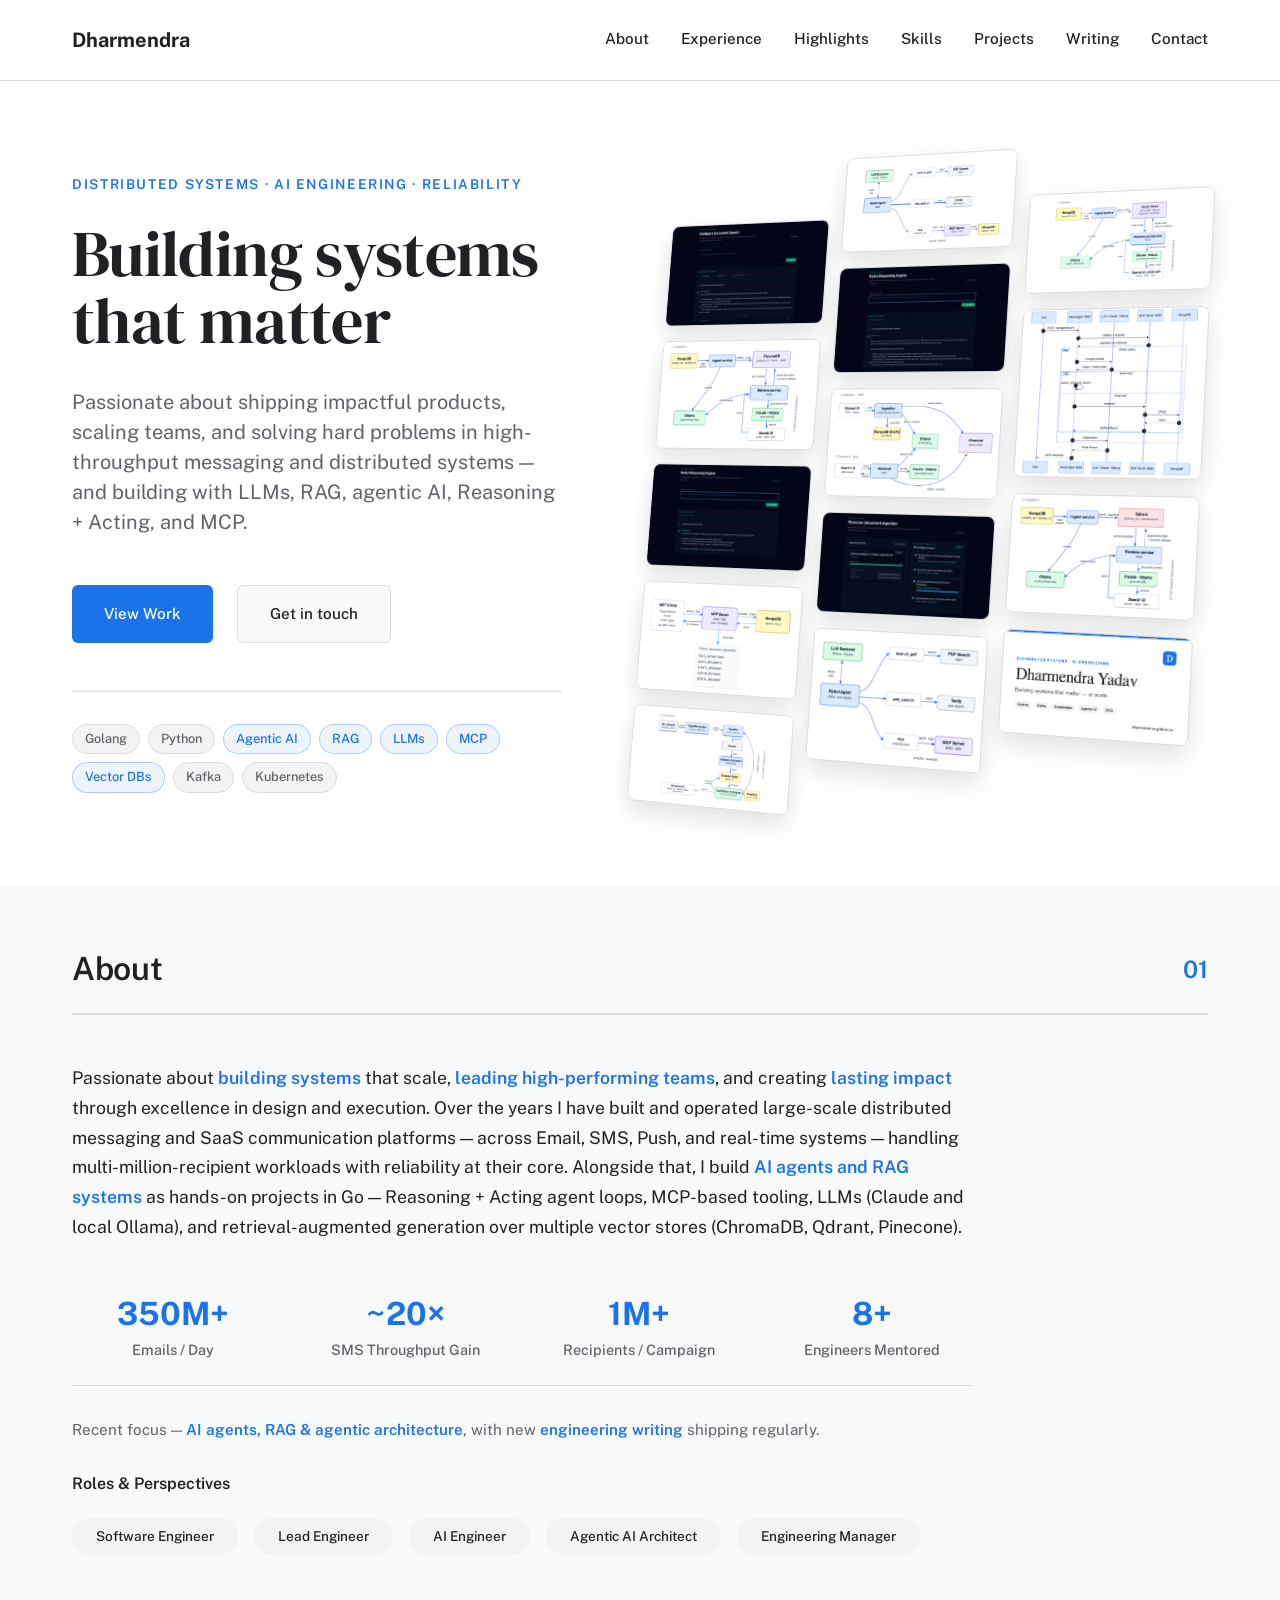
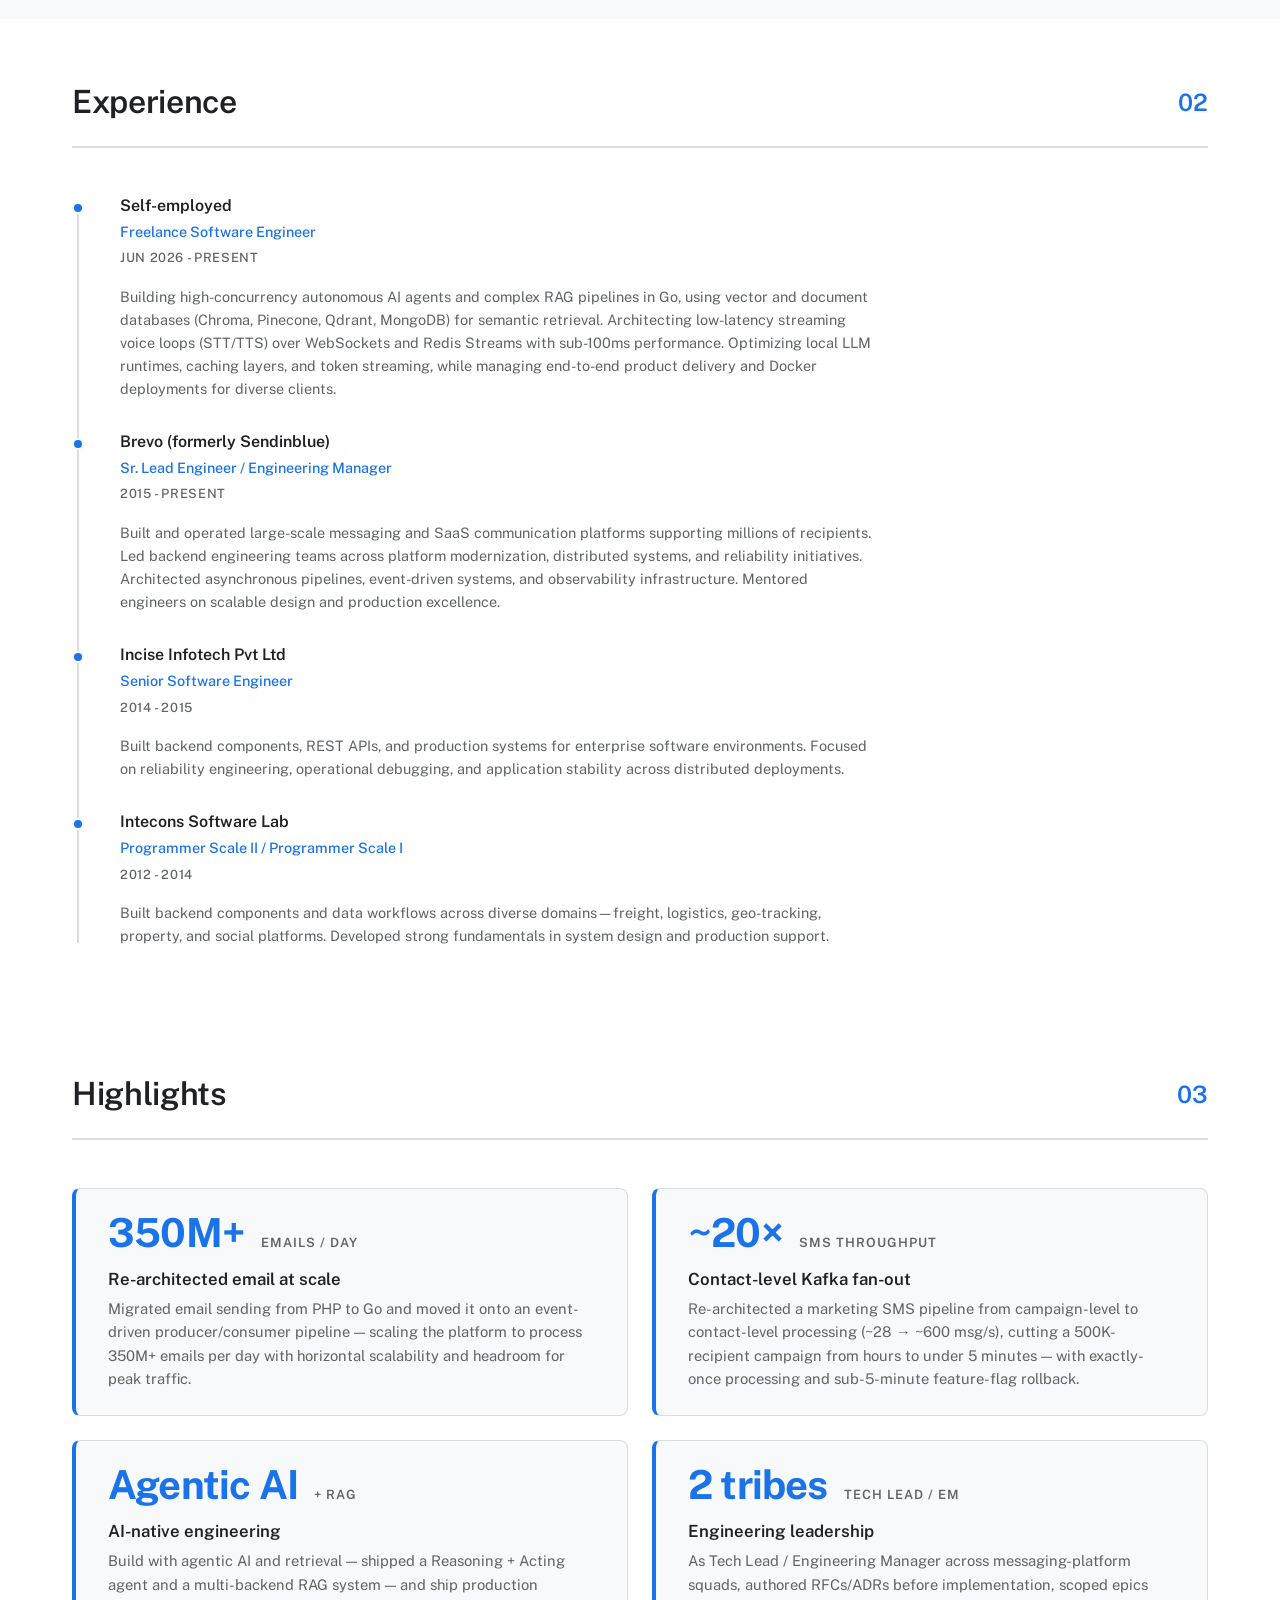
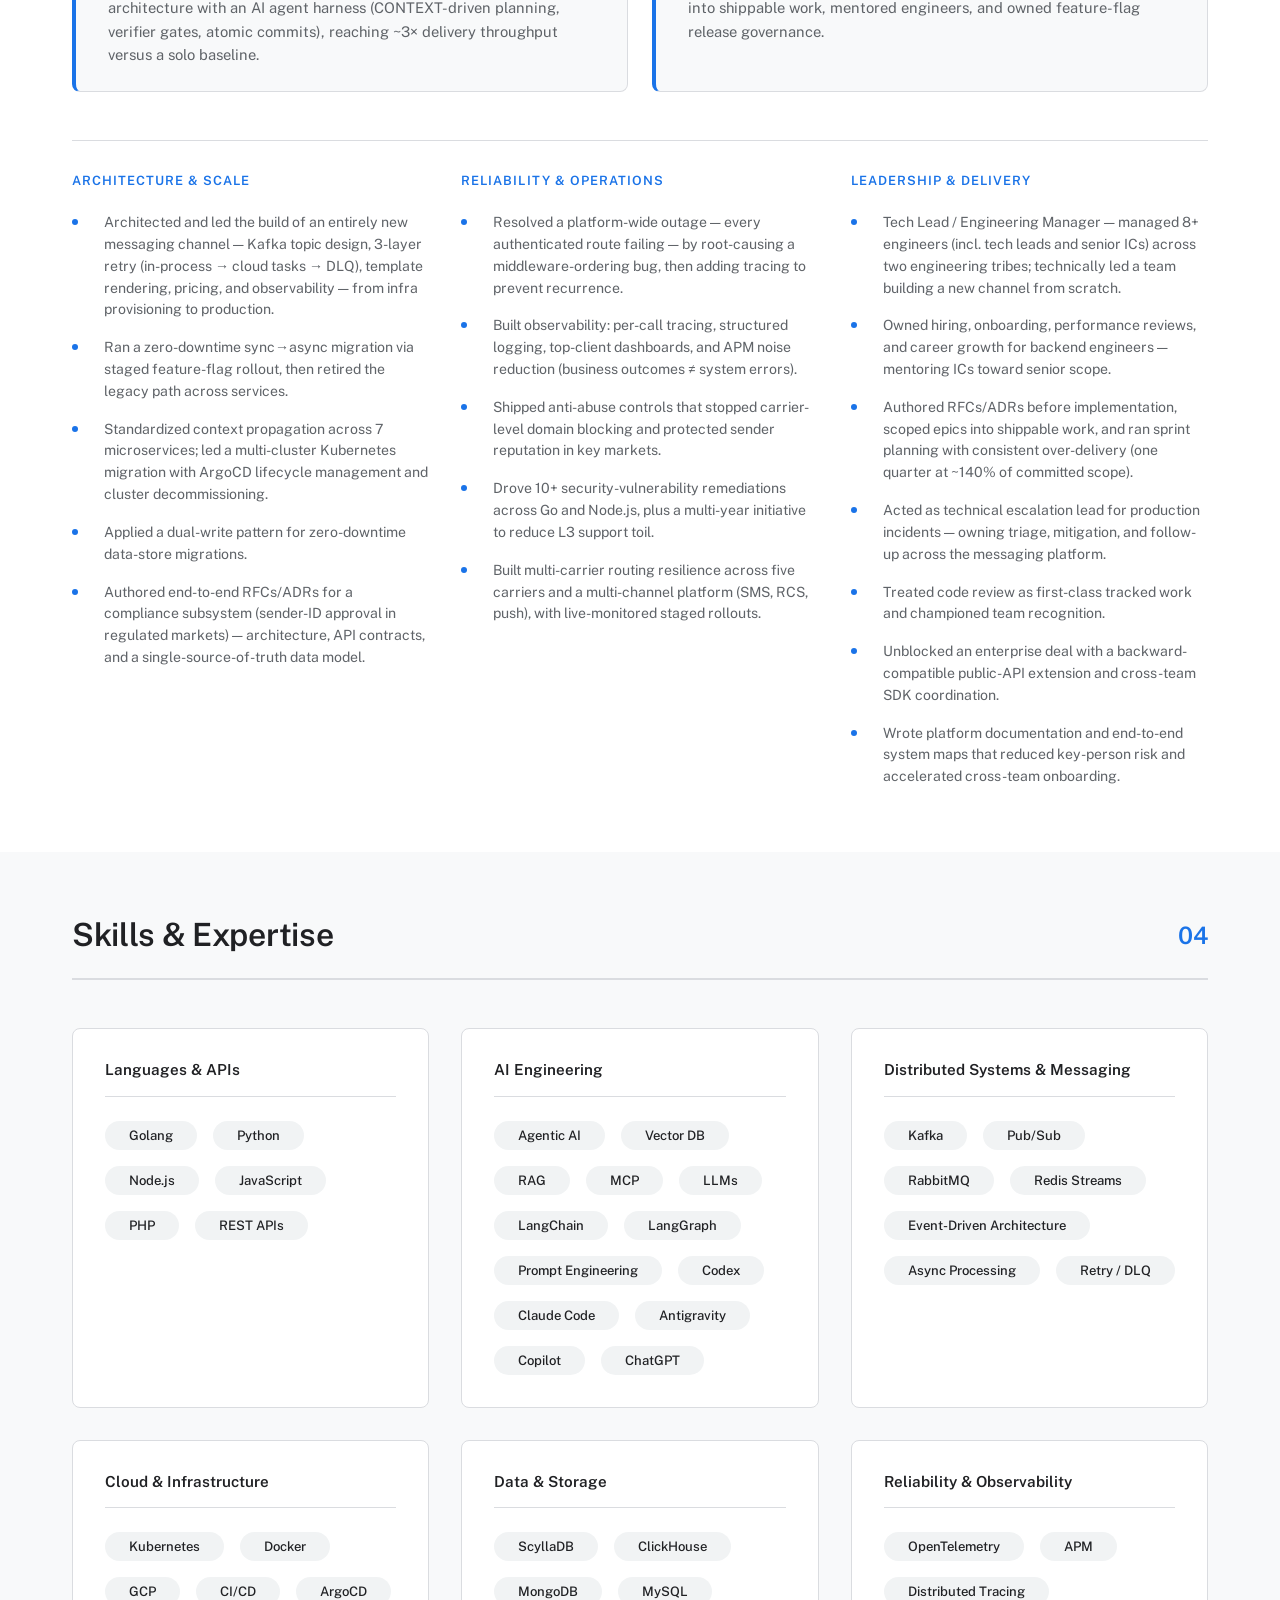
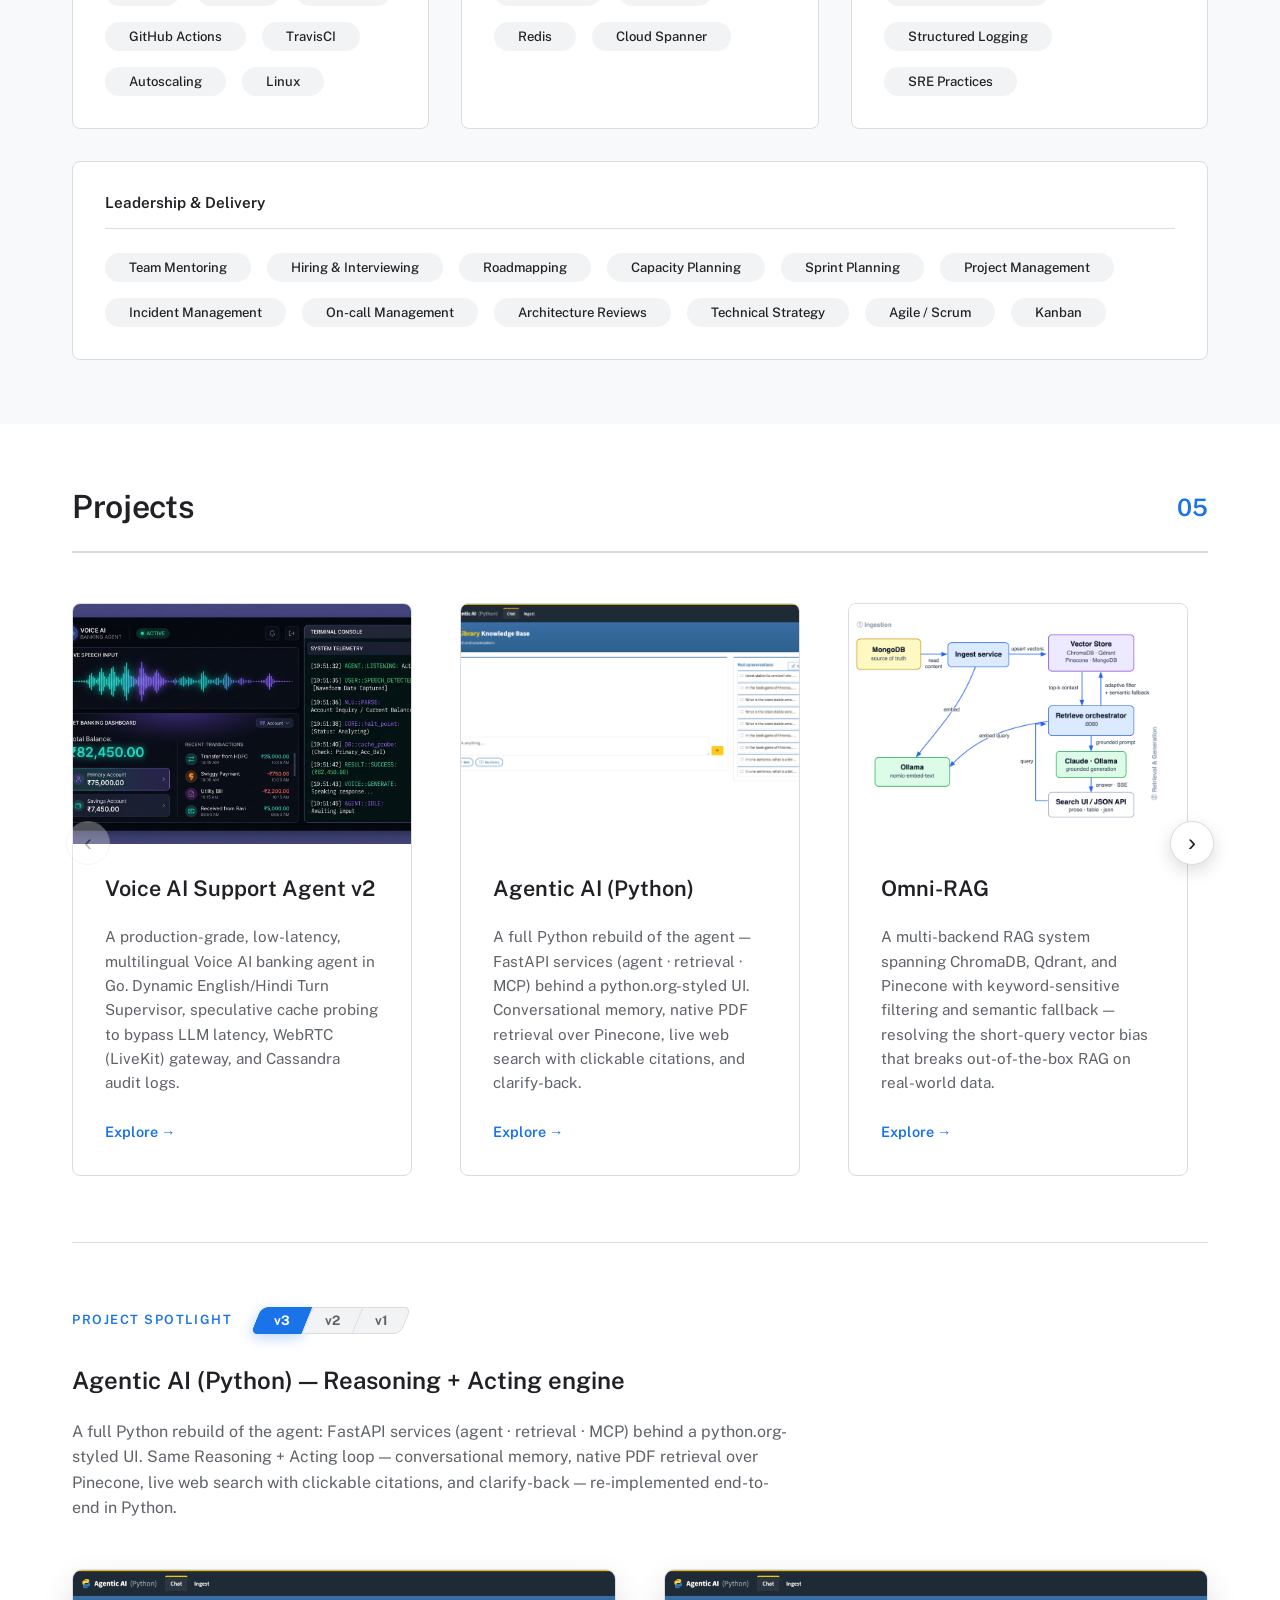
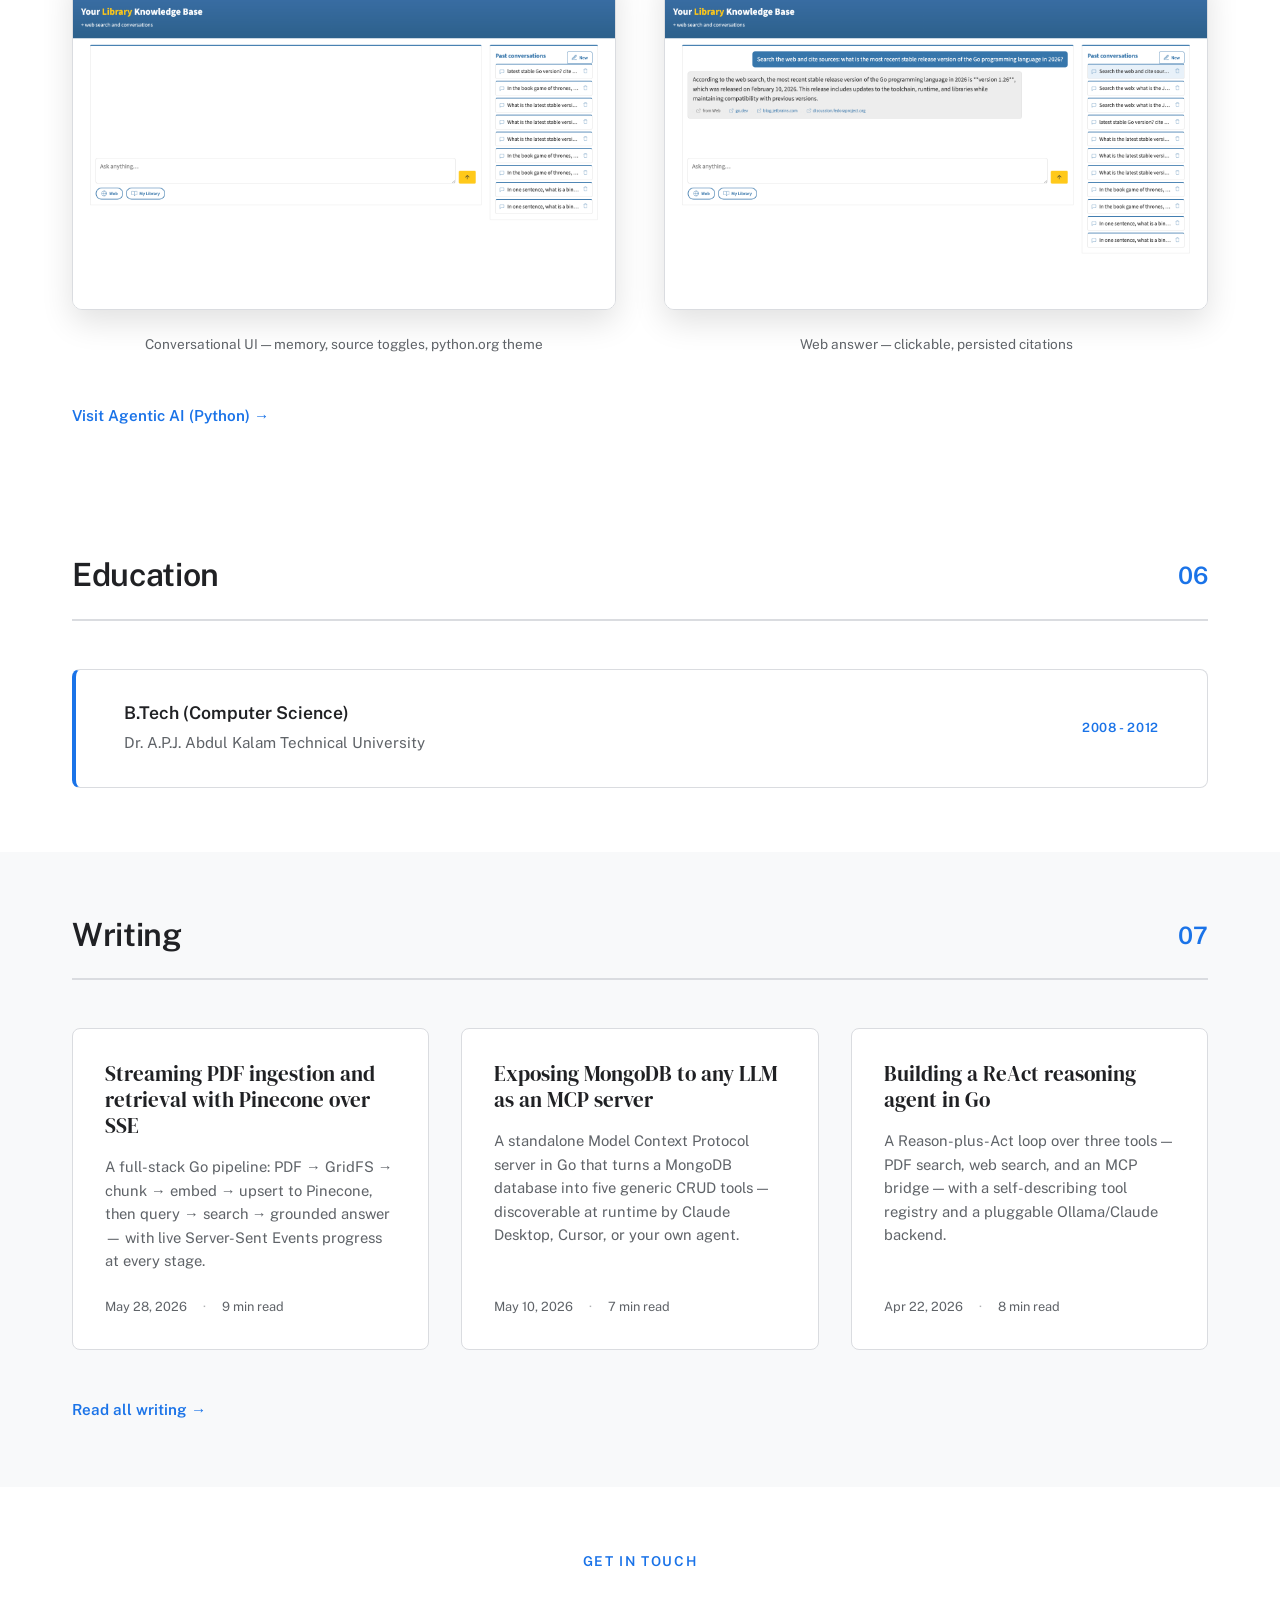
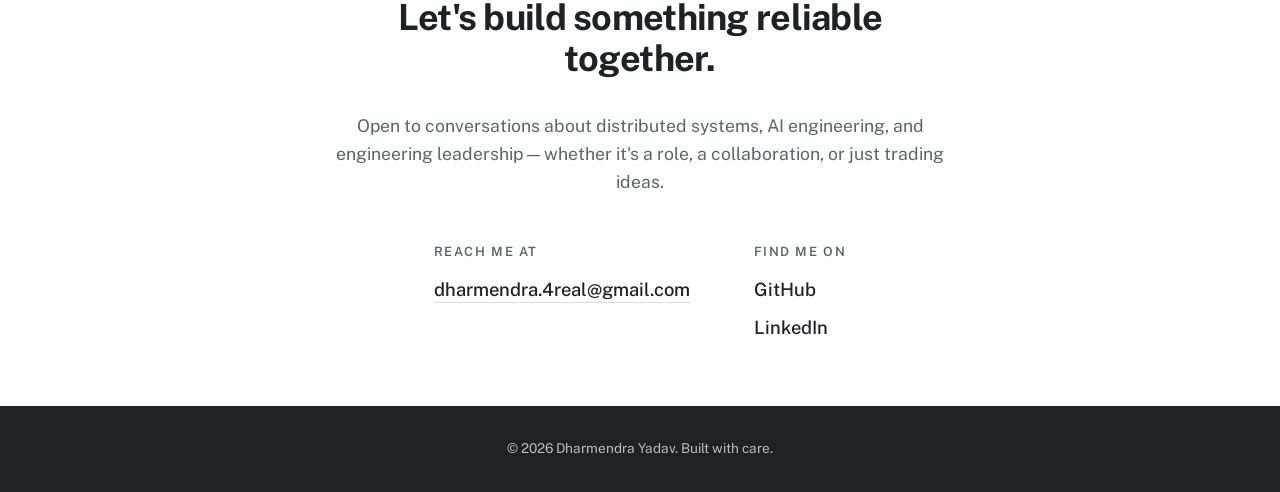
<file: index.html>
<!DOCTYPE html>
<html lang="en">
<head>
    <meta charset="UTF-8">
    <meta name="viewport" content="width=device-width, initial-scale=1.0">
    <title>Dharmendra Yadav — Engineer & Builder</title>
    <meta name="description" content="Portfolio — building large-scale distributed messaging platforms, plus hands-on AI agent and RAG projects.">
    <link rel="canonical" href="https://dharmendrra.github.io/">
    <meta name="theme-color" content="#1a73e8">

    <!-- Favicons -->
    <link rel="icon" type="image/svg+xml" href="favicon.svg">
    <link rel="apple-touch-icon" href="apple-touch-icon.png">

    <!-- Open Graph -->
    <meta property="og:type" content="website">
    <meta property="og:url" content="https://dharmendrra.github.io/">
    <meta property="og:title" content="Dharmendra Yadav — Engineer & Builder">
    <meta property="og:description" content="Building large-scale distributed messaging platforms — plus hands-on AI agent and RAG projects.">
    <meta property="og:image" content="https://dharmendrra.github.io/images/og-cover.png">
    <meta property="og:image:width" content="1200">
    <meta property="og:image:height" content="630">
    <meta property="og:site_name" content="Dharmendra Yadav">

    <!-- Twitter -->
    <meta name="twitter:card" content="summary_large_image">
    <meta name="twitter:title" content="Dharmendra Yadav — Engineer & Builder">
    <meta name="twitter:description" content="Building large-scale distributed messaging platforms — plus hands-on AI agent and RAG projects.">
    <meta name="twitter:image" content="https://dharmendrra.github.io/images/og-cover.png">

    <link rel="stylesheet" href="css/portfolio.css?v=46efa825">
    <link rel="preconnect" href="https://fonts.googleapis.com">
    <link rel="preconnect" href="https://fonts.gstatic.com" crossorigin>
    <link href="https://fonts.googleapis.com/css2?family=DM+Serif+Display&family=Public+Sans:ital,wght@0,300;0,400;0,500;0,600;0,700;1,400&display=swap" rel="stylesheet">
</head>
<body>
    <div class="page-wrap">
        <!-- Navigation -->
        <header class="site-header">
            <div class="container">
                <div class="header-content">
                    <a href="#" class="logo">Dharmendra</a>
                    <button class="nav-toggle" type="button" aria-label="Menu" aria-expanded="false" aria-controls="primary-nav">
                        <span></span><span></span><span></span>
                    </button>
                    <nav class="nav-links" id="primary-nav">
                        <a href="#about" class="nav-link">About</a>
                        <a href="#experience" class="nav-link">Experience</a>
                        <a href="#impact" class="nav-link">Highlights</a>
                        <a href="#skills" class="nav-link">Skills</a>
                        <a href="#projects" class="nav-link">Projects</a>
                        <a href="#writing" class="nav-link">Writing</a>
                        <a href="#contact" class="nav-link">Contact</a>
                    </nav>
                </div>
            </div>
        </header>

        <main>
            <!-- Hero Section -->
            <section class="hero">
                <div class="container">
                    <div class="hero-content">
                        <div class="hero-text">
                            <div class="hero-eyebrow">Distributed Systems · AI Engineering · Reliability</div>
                            <h1 class="hero-title">Building systems that matter</h1>
                            <p class="hero-subtitle">Passionate about shipping impactful products, scaling teams, and solving hard problems in high-throughput messaging and distributed systems — and building with LLMs, RAG, agentic AI, Reasoning + Acting, and MCP.</p>
                            <div class="hero-cta">
                                <a href="#projects" class="btn btn-primary">View Work</a>
                                <a href="#contact" class="btn btn-secondary">Get in touch</a>
                            </div>
                            <div class="hero-meta">
                                <span>Golang</span>
                                <span>Python</span>
                                <span class="hero-meta__ai">Agentic AI</span>
                                <span class="hero-meta__ai">RAG</span>
                                <span class="hero-meta__ai">LLMs</span>
                                <span class="hero-meta__ai">MCP</span>
                                <span class="hero-meta__ai">Vector DBs</span>
                                <span>Kafka</span>
                                <span>Kubernetes</span>
                            </div>
                        </div>

                        <div class="hero-collage" aria-hidden="true">
                            <div class="hero-collage__col">
                                <img src="images/omni-rag-retrieval.png" alt="Omni-RAG intelligent document search">
                                <img src="images/omni-rag-chromadb.png" alt="Omni-RAG ChromaDB data-flow">
                                <img src="images/agentic-ai-clarify.png" alt="Agentic AI clarifying response">
                                <img src="images/agentic-mcp.png" alt="Agentic AI MCP architecture">
                                <img src="images/rejected-ai.png" alt="Rejected.AI">
                            </div>
                            <div class="hero-collage__col">
                                <img src="images/agentic-ai.png" alt="Agentic AI architecture">
                                <img src="images/agentic-ai-reasoning.png" alt="Agentic AI Reasoning + Acting engine">
                                <img src="images/omni-rag-pinecone.png" alt="Omni-RAG Pinecone data-flow">
                                <img src="images/omni-rag-ingest-complete.png" alt="Omni-RAG ingestion pipeline">
                                <img src="images/agentic-agents.png" alt="Agentic AI agents">
                            </div>
                            <div class="hero-collage__col">
                                <img src="images/omni-rag.png" alt="Omni-RAG architecture">
                                <img src="images/agentic-react-sequence.png" alt="Agentic AI Reasoning + Acting sequence">
                                <img src="images/omni-rag-qdrant.png" alt="Omni-RAG Qdrant data-flow">
                                <img src="images/og-cover.png" alt="Dharmendra Yadav">
                            </div>
                        </div>
                    </div>
                </div>
            </section>

            <!-- About Section -->
            <section id="about" class="about">
                <div class="container">
                    <div class="section-header">
                        <h2 class="section-title">About</h2>
                        <span class="section-number">01</span>
                    </div>

                    <div class="about-content">
                        <div class="about-text-block">
                            <p class="about-text">
                                Passionate about <span class="highlight">building systems</span> that scale, <span class="highlight">leading high-performing teams</span>, and creating <span class="highlight">lasting impact</span> through excellence in design and execution. Over the years I have built and operated large-scale distributed messaging and SaaS communication platforms — across Email, SMS, Push, and real-time systems — handling multi-million-recipient workloads with reliability at their core. Alongside that, I build <span class="highlight">AI agents and RAG systems</span> as hands-on projects in Go — Reasoning + Acting agent loops, MCP-based tooling, LLMs (Claude and local Ollama), and retrieval-augmented generation over multiple vector stores (ChromaDB, Qdrant, Pinecone).
                            </p>

                            <!-- Key Stats -->
                            <div class="stats-grid">
                                <div class="stat-item">
                                    <div class="stat-value">350M+</div>
                                    <div class="stat-label">Emails / Day</div>
                                </div>
                                <div class="stat-item">
                                    <div class="stat-value">~20×</div>
                                    <div class="stat-label">SMS Throughput Gain</div>
                                </div>
                                <div class="stat-item">
                                    <div class="stat-value">1M+</div>
                                    <div class="stat-label">Recipients / Campaign</div>
                                </div>
                                <div class="stat-item">
                                    <div class="stat-value">8+</div>
                                    <div class="stat-label">Engineers Mentored</div>
                                </div>
                            </div>

                            <p class="stats-note">Recent focus — <span class="highlight">AI agents, RAG &amp; agentic architecture</span>, with new <a href="#writing">engineering writing</a> shipping regularly.</p>

                            <!-- Roles -->
                            <div class="roles-section">
                                <h3 class="subsection-title">Roles &amp; Perspectives</h3>
                                <div class="role-tags">
                                    <span class="tag">Software Engineer</span>
                                    <span class="tag">Lead Engineer</span>
                                    <span class="tag">AI Engineer</span>
                                    <span class="tag">Agentic AI Architect</span>
                                    <span class="tag">Engineering Manager</span>
                                </div>
                            </div>
                        </div>
                    </div>
                </div>
            </section>

            <!-- Experience Section -->
            <section id="experience" class="experience">
                <div class="container">
                    <div class="section-header">
                        <h2 class="section-title">Experience</h2>
                        <span class="section-number">02</span>
                    </div>

                    <div class="timeline">
                        <!-- Freelance Software Engineer -->
                        <div class="timeline__block">
                            <div class="timeline__bullet"></div>
                            <div class="timeline__header">
                                <h4 class="timeline__title">Self-employed</h4>
                                <h5 class="timeline__meta">Freelance Software Engineer</h5>
                                <p class="timeline__timeframe">Jun 2026 - Present</p>
                            </div>
                            <div class="timeline__desc">
                                <p>Building high-concurrency autonomous AI agents and complex RAG pipelines in Go, using vector and document databases (Chroma, Pinecone, Qdrant, MongoDB) for semantic retrieval. Architecting low-latency streaming voice loops (STT/TTS) over WebSockets and Redis Streams with sub-100ms performance. Optimizing local LLM runtimes, caching layers, and token streaming, while managing end-to-end product delivery and Docker deployments for diverse clients.</p>
                            </div>
                        </div>

                        <!-- Brevo -->
                        <div class="timeline__block">
                            <div class="timeline__bullet"></div>
                            <div class="timeline__header">
                                <h4 class="timeline__title">Brevo (formerly Sendinblue)</h4>
                                <h5 class="timeline__meta">Sr. Lead Engineer / Engineering Manager</h5>
                                <p class="timeline__timeframe">2015 - Present</p>
                            </div>
                            <div class="timeline__desc">
                                <p>Built and operated large-scale messaging and SaaS communication platforms supporting millions of recipients. Led backend engineering teams across platform modernization, distributed systems, and reliability initiatives. Architected asynchronous pipelines, event-driven systems, and observability infrastructure. Mentored engineers on scalable design and production excellence.</p>
                            </div>
                        </div>

                        <!-- Incise Infotech -->
                        <div class="timeline__block">
                            <div class="timeline__bullet"></div>
                            <div class="timeline__header">
                                <h4 class="timeline__title">Incise Infotech Pvt Ltd</h4>
                                <h5 class="timeline__meta">Senior Software Engineer</h5>
                                <p class="timeline__timeframe">2014 - 2015</p>
                            </div>
                            <div class="timeline__desc">
                                <p>Built backend components, REST APIs, and production systems for enterprise software environments. Focused on reliability engineering, operational debugging, and application stability across distributed deployments.</p>
                            </div>
                        </div>

                        <!-- Intecons Software Lab -->
                        <div class="timeline__block">
                            <div class="timeline__bullet"></div>
                            <div class="timeline__header">
                                <h4 class="timeline__title">Intecons Software Lab</h4>
                                <h5 class="timeline__meta">Programmer Scale II / Programmer Scale I</h5>
                                <p class="timeline__timeframe">2012 - 2014</p>
                            </div>
                            <div class="timeline__desc">
                                <p>Built backend components and data workflows across diverse domains—freight, logistics, geo-tracking, property, and social platforms. Developed strong fundamentals in system design and production support.</p>
                            </div>
                        </div>
                    </div>
                </div>
            </section>

            <!-- Selected Impact Section -->
            <section id="impact" class="impact">
                <div class="container">
                    <div class="section-header">
                        <h2 class="section-title">Highlights</h2>
                        <span class="section-number">03</span>
                    </div>
                    <div class="impact-grid">
                        <div class="impact-card">
                            <div class="impact-metric">350M+<span class="impact-metric__suffix">emails / day</span></div>
                            <h3 class="impact-card__title">Re-architected email at scale</h3>
                            <p class="impact-card__desc">Migrated email sending from PHP to Go and moved it onto an event-driven producer/consumer pipeline — scaling the platform to process 350M+ emails per day with horizontal scalability and headroom for peak traffic.</p>
                        </div>
                        <div class="impact-card">
                            <div class="impact-metric">~20×<span class="impact-metric__suffix">SMS throughput</span></div>
                            <h3 class="impact-card__title">Contact-level Kafka fan-out</h3>
                            <p class="impact-card__desc">Re-architected a marketing SMS pipeline from campaign-level to contact-level processing (~28 → ~600 msg/s), cutting a 500K-recipient campaign from hours to under 5 minutes — with exactly-once processing and sub-5-minute feature-flag rollback.</p>
                        </div>
                        <div class="impact-card">
                            <div class="impact-metric">Agentic AI<span class="impact-metric__suffix">+ RAG</span></div>
                            <h3 class="impact-card__title">AI-native engineering</h3>
                            <p class="impact-card__desc">Build with agentic AI and retrieval — shipped a Reasoning + Acting agent and a multi-backend RAG system — and ship production architecture with an AI agent harness (CONTEXT-driven planning, verifier gates, atomic commits), reaching ~3× delivery throughput versus a solo baseline.</p>
                        </div>
                        <div class="impact-card">
                            <div class="impact-metric">2 tribes<span class="impact-metric__suffix">Tech Lead / EM</span></div>
                            <h3 class="impact-card__title">Engineering leadership</h3>
                            <p class="impact-card__desc">As Tech Lead / Engineering Manager across messaging-platform squads, authored RFCs/ADRs before implementation, scoped epics into shippable work, mentored engineers, and owned feature-flag release governance.</p>
                        </div>
                    </div>

                    <div class="impact-highlights">
                        <div class="impact-col">
                            <h4 class="impact-col__title">Architecture &amp; Scale</h4>
                            <ul>
                                <li>Architected and led the build of an entirely new messaging channel — Kafka topic design, 3-layer retry (in-process → cloud tasks → DLQ), template rendering, pricing, and observability — from infra provisioning to production.</li>
                                <li>Ran a zero-downtime sync→async migration via staged feature-flag rollout, then retired the legacy path across services.</li>
                                <li>Standardized context propagation across 7 microservices; led a multi-cluster Kubernetes migration with ArgoCD lifecycle management and cluster decommissioning.</li>
                                <li>Applied a dual-write pattern for zero-downtime data-store migrations.</li>
                                <li>Authored end-to-end RFCs/ADRs for a compliance subsystem (sender-ID approval in regulated markets) — architecture, API contracts, and a single-source-of-truth data model.</li>
                            </ul>
                        </div>
                        <div class="impact-col">
                            <h4 class="impact-col__title">Reliability &amp; Operations</h4>
                            <ul>
                                <li>Resolved a platform-wide outage — every authenticated route failing — by root-causing a middleware-ordering bug, then adding tracing to prevent recurrence.</li>
                                <li>Built observability: per-call tracing, structured logging, top-client dashboards, and APM noise reduction (business outcomes ≠ system errors).</li>
                                <li>Shipped anti-abuse controls that stopped carrier-level domain blocking and protected sender reputation in key markets.</li>
                                <li>Drove 10+ security-vulnerability remediations across Go and Node.js, plus a multi-year initiative to reduce L3 support toil.</li>
                                <li>Built multi-carrier routing resilience across five carriers and a multi-channel platform (SMS, RCS, push), with live-monitored staged rollouts.</li>
                            </ul>
                        </div>
                        <div class="impact-col">
                            <h4 class="impact-col__title">Leadership &amp; Delivery</h4>
                            <ul>
                                <li>Tech Lead / Engineering Manager — managed 8+ engineers (incl. tech leads and senior ICs) across two engineering tribes; technically led a team building a new channel from scratch.</li>
                                <li>Owned hiring, onboarding, performance reviews, and career growth for backend engineers — mentoring ICs toward senior scope.</li>
                                <li>Authored RFCs/ADRs before implementation, scoped epics into shippable work, and ran sprint planning with consistent over-delivery (one quarter at ~140% of committed scope).</li>
                                <li>Acted as technical escalation lead for production incidents — owning triage, mitigation, and follow-up across the messaging platform.</li>
                                <li>Treated code review as first-class tracked work and championed team recognition.</li>
                                <li>Unblocked an enterprise deal with a backward-compatible public-API extension and cross-team SDK coordination.</li>
                                <li>Wrote platform documentation and end-to-end system maps that reduced key-person risk and accelerated cross-team onboarding.</li>
                            </ul>
                        </div>
                    </div>
                </div>
            </section>

            <!-- Skills & Expertise Section -->
            <section id="skills" class="skills">
                <div class="container">
                    <div class="section-header">
                        <h2 class="section-title">Skills &amp; Expertise</h2>
                        <span class="section-number">04</span>
                    </div>

                    <div class="skills-grid">
                        <div class="skill-category">
                            <h4 class="skill-category__title">Languages &amp; APIs</h4>
                            <div class="skill-chips">
                                <span class="chip">Golang</span>
                                <span class="chip">Python</span>
                                <span class="chip">Node.js</span>
                                <span class="chip">JavaScript</span>
                                <span class="chip">PHP</span>
                                <span class="chip">REST APIs</span>
                            </div>
                        </div>

                        <div class="skill-category">
                            <h4 class="skill-category__title">AI Engineering</h4>
                            <div class="skill-chips">
                                <span class="chip">Agentic AI</span>
                                <span class="chip">Vector DB</span>
                                <span class="chip">RAG</span>
                                <span class="chip">MCP</span>
                                <span class="chip">LLMs</span>
                                <span class="chip">LangChain</span>
                                <span class="chip">LangGraph</span>
                                <span class="chip">Prompt Engineering</span>
                                <span class="chip">Codex</span>
                                <span class="chip">Claude Code</span>
                                <span class="chip">Antigravity</span>
                                <span class="chip">Copilot</span>
                                <span class="chip">ChatGPT</span>
                            </div>
                        </div>

                        <div class="skill-category">
                            <h4 class="skill-category__title">Distributed Systems &amp; Messaging</h4>
                            <div class="skill-chips">
                                <span class="chip">Kafka</span>
                                <span class="chip">Pub/Sub</span>
                                <span class="chip">RabbitMQ</span>
                                <span class="chip">Redis Streams</span>
                                <span class="chip">Event-Driven Architecture</span>
                                <span class="chip">Async Processing</span>
                                <span class="chip">Retry / DLQ</span>
                            </div>
                        </div>

                        <div class="skill-category">
                            <h4 class="skill-category__title">Cloud &amp; Infrastructure</h4>
                            <div class="skill-chips">
                                <span class="chip">Kubernetes</span>
                                <span class="chip">Docker</span>
                                <span class="chip">GCP</span>
                                <span class="chip">CI/CD</span>
                                <span class="chip">ArgoCD</span>
                                <span class="chip">GitHub Actions</span>
                                <span class="chip">TravisCI</span>
                                <span class="chip">Autoscaling</span>
                                <span class="chip">Linux</span>
                            </div>
                        </div>

                        <div class="skill-category">
                            <h4 class="skill-category__title">Data &amp; Storage</h4>
                            <div class="skill-chips">
                                <span class="chip">ScyllaDB</span>
                                <span class="chip">ClickHouse</span>
                                <span class="chip">MongoDB</span>
                                <span class="chip">MySQL</span>
                                <span class="chip">Redis</span>
                                <span class="chip">Cloud Spanner</span>
                            </div>
                        </div>

                        <div class="skill-category">
                            <h4 class="skill-category__title">Reliability &amp; Observability</h4>
                            <div class="skill-chips">
                                <span class="chip">OpenTelemetry</span>
                                <span class="chip">APM</span>
                                <span class="chip">Distributed Tracing</span>
                                <span class="chip">Structured Logging</span>
                                <span class="chip">SRE Practices</span>
                            </div>
                        </div>

                        <div class="skill-category skill-category--wide">
                            <h4 class="skill-category__title">Leadership &amp; Delivery</h4>
                            <div class="skill-chips">
                                <span class="chip">Team Mentoring</span>
                                <span class="chip">Hiring &amp; Interviewing</span>
                                <span class="chip">Roadmapping</span>
                                <span class="chip">Capacity Planning</span>
                                <span class="chip">Sprint Planning</span>
                                <span class="chip">Project Management</span>
                                <span class="chip">Incident Management</span>
                                <span class="chip">On-call Management</span>
                                <span class="chip">Architecture Reviews</span>
                                <span class="chip">Technical Strategy</span>
                                <span class="chip">Agile / Scrum</span>
                                <span class="chip">Kanban</span>
                            </div>
                        </div>
                    </div>
                </div>
            </section>

            <!-- Projects Gallery -->
            <section id="projects" class="projects">
                <div class="container">
                    <div class="section-header">
                        <h2 class="section-title">Projects</h2>
                        <span class="section-number">05</span>
                    </div>
                    <div class="projects-carousel">
                        <button type="button" class="pc-arrow pc-prev" aria-label="Scroll to previous projects" hidden>&lsaquo;</button>
                        <div class="projects-grid">
                        
                        <!-- Voice AI Support Agent v2 -->
                        <a href="https://dharmendrra.github.io/banking-voice-ai-support-agent-v2/" class="project-card">
                            <div class="project-image">
                                <img src="images/voice-agent-v2.png" alt="Voice AI Support Agent v2 Dashboard">
                            </div>
                            <div class="project-content">
                                <div class="project-header">
                                    <h3>Voice AI Support Agent v2</h3>
                                </div>
                                <p class="project-description">A production-grade, low-latency, multilingual Voice AI banking agent in Go. Dynamic English/Hindi Turn Supervisor, speculative cache probing to bypass LLM latency, WebRTC (LiveKit) gateway, and Cassandra audit logs.</p>
                                <div class="project-link">Explore →</div>
                            </div>
                        </a>
                        
                        <!-- Agentic AI (Python) -->
                        <a href="https://dharmendrra.github.io/agentic-ai-py/" class="project-card">
                            <div class="project-image">
                                <img src="images/agentic-v3-chat.png" alt="Agentic AI (Python) conversational UI">
                            </div>
                            <div class="project-content">
                                <div class="project-header">
                                    <h3>Agentic AI (Python)</h3>
                                </div>
                                <p class="project-description">A full Python rebuild of the agent — FastAPI services (agent · retrieval · MCP) behind a python.org-styled UI. Conversational memory, native PDF retrieval over Pinecone, live web search with clickable citations, and clarify-back.</p>
                                <div class="project-link">Explore →</div>
                            </div>
                        </a>

                        <!-- Omni RAG -->
                        <a href="https://dharmendrra.github.io/Omni-RAG/" class="project-card">
                            <div class="project-image">
                                <img src="images/omni-rag.png" alt="Omni-RAG Architecture">
                            </div>
                            <div class="project-content">
                                <div class="project-header">
                                    <h3>Omni-RAG</h3>
                                </div>
                                <p class="project-description">A multi-backend RAG system spanning ChromaDB, Qdrant, and Pinecone with keyword-sensitive filtering and semantic fallback — resolving the short-query vector bias that breaks out-of-the-box RAG on real-world data.</p>
                                <div class="project-link">Explore →</div>
                            </div>
                        </a>

                        <!-- Agentic AI -->
                        <a href="https://dharmendrra.github.io/agentic-ai/" class="project-card">
                            <div class="project-image">
                                <img src="images/agentic-ai.png" alt="Agentic AI Architecture">
                            </div>
                            <div class="project-content">
                                <div class="project-header">
                                    <h3>Agentic AI</h3>
                                </div>
                                <p class="project-description">A Go-based agentic AI system using a Reasoning + Acting loop, tool-calling, and MCP integration. Combines Tavily search and Ollama-backed local models for autonomous multi-step task execution.</p>
                                <div class="project-link">Explore →</div>
                            </div>

                        <!-- Rejected.ai -->
                        <a href="https://dharmendrra.github.io/rejected.ai/" class="project-card project-card--wip">
                            <div class="project-image">
                                <img src="images/rejected-ai.png" alt="Rejected.AI Exploration">
                            </div>
                            <div class="project-content">
                                <div class="project-header">
                                    <h3>Rejected.AI</h3>
                                    <span class="wip-badge">
                                        <svg width="16" height="16" viewBox="0 0 24 24" fill="none" stroke="currentColor" stroke-width="2" stroke-linecap="round" stroke-linejoin="round">
                                            <path d="M5 22h14"></path>
                                            <path d="M5 2h14"></path>
                                            <path d="M17 22v-4.172a2 2 0 0 0-.586-1.414L12 12l-4.414 4.414A2 2 0 0 0 7 17.828V22"></path>
                                            <path d="M7 2v4.172a2 2 0 0 0 .586 1.414L12 12l4.414-4.414A2 2 0 0 0 17 6.172V2"></path>
                                        </svg>
                                        Work in Progress
                                    </span>
                                </div>
                                <p class="project-description">Exploring early-stage ideas and research in AI. A living lab for experimenting with novel approaches to agent behavior, learning systems, and edge cases.</p>
                                <div class="project-link">Explore →</div>
                            </div>
                        </a>
                        </div>
                        <button type="button" class="pc-arrow pc-next" aria-label="Scroll to next projects" hidden>&rsaquo;</button>
                    </div>

                    <!-- Project Spotlight: Agentic AI (versioned: v3 Python · v2/v1 Go) -->
                    <div class="spotlight spotlight--versioned" id="agentic-spotlight">
                        <div class="spotlight-eyebrow-row">
                            <span class="spotlight-eyebrow">Project Spotlight</span>
                            <div class="version-tabs" role="tablist" aria-label="Agentic AI versions">
                                <button class="vtab is-active" data-ver="v3" role="tab" aria-selected="true"><span>v3</span></button>
                                <button class="vtab" data-ver="v2" role="tab" aria-selected="false"><span>v2</span></button>
                                <button class="vtab" data-ver="v1" role="tab" aria-selected="false"><span>v1</span></button>
                            </div>
                        </div>

                        <!-- v3 — Python rebuild (default) -->
                        <div class="vpanel is-active" data-panel="v3" role="tabpanel">
                            <div class="spotlight-head">
                                <h3 class="spotlight-title">Agentic AI (Python) — Reasoning + Acting engine</h3>
                                <p class="spotlight-lead">A full Python rebuild of the agent: FastAPI services (agent · retrieval · MCP) behind a python.org-styled UI. Same Reasoning + Acting loop — conversational memory, native PDF retrieval over Pinecone, live web search with clickable citations, and clarify-back — re-implemented end-to-end in Python.</p>
                            </div>
                            <div class="spotlight-shots">
                                <figure class="spotlight-figure">
                                    <img src="images/agentic-v3-chat.png" alt="Agentic AI Python — conversational chat UI with source toggles and python.org theme">
                                    <figcaption>Conversational UI — memory, source toggles, python.org theme</figcaption>
                                </figure>
                                <figure class="spotlight-figure">
                                    <img src="images/agentic-v3-web.png" alt="Agentic AI Python — answer with clickable, persisted web citations">
                                    <figcaption>Web answer — clickable, persisted citations</figcaption>
                                </figure>
                            </div>
                            <a href="https://dharmendrra.github.io/agentic-ai-py/" class="spotlight-cta">Visit Agentic AI (Python) →</a>
                        </div>

                        <!-- v2 — Go, Your Library Knowledge Base -->
                        <div class="vpanel" data-panel="v2" role="tabpanel">
                            <div class="spotlight-head">
                                <h3 class="spotlight-title">Agentic AI (Go) v2 — Your Library Knowledge Base</h3>
                                <p class="spotlight-lead">The agent grew a memory and a library: conversational retrieval with per-source provenance, native PDF search over Pinecone with a books catalog and clarify-back, live web search with clickable citations that persist, and PDF ingestion — all behind Web / My Library toggles.</p>
                            </div>
                            <div class="spotlight-shots">
                                <figure class="spotlight-figure">
                                    <img src="images/agentic-v2-library.png" alt="Agentic AI Go v2 — library-grounded answer citing My Library PDFs">
                                    <figcaption>Library-grounded — answers cite your PDFs (My Library)</figcaption>
                                </figure>
                                <figure class="spotlight-figure">
                                    <img src="images/agentic-v2-web.png" alt="Agentic AI Go v2 — web answer with clickable, persisted citations">
                                    <figcaption>Web answer — clickable, persisted citations</figcaption>
                                </figure>
                            </div>
                            <a href="https://dharmendrra.github.io/agentic-ai/v2/" class="spotlight-cta">View Agentic AI v2 →</a>
                        </div>

                        <!-- v1 — Go, original Reasoning + Acting engine -->
                        <div class="vpanel" data-panel="v1" role="tabpanel">
                            <div class="spotlight-head">
                                <h3 class="spotlight-title">Agentic AI (Go) v1 — Reasoning + Acting engine</h3>
                                <p class="spotlight-lead">A Go-based agent that thinks step-by-step: a Reasoning + Acting loop interleaves thinking with tool calls across PDF retrieval and live web search, grounding multi-step answers in real sources — built with MCP tooling, Tavily search, and Ollama-backed local models.</p>
                            </div>
                            <div class="spotlight-shots">
                                <figure class="spotlight-figure">
                                    <img src="images/agentic-ai-clarify.png" alt="Agentic AI recognizes a vague query and asks clarifying questions instead of hallucinating">
                                    <figcaption>Sound judgment — asks for context on vague queries instead of hallucinating</figcaption>
                                </figure>
                                <figure class="spotlight-figure">
                                    <img src="images/agentic-ai-reasoning.png" alt="Agentic AI Reasoning + Acting engine — multi-step reasoned answer grounded in PDF and web sources">
                                    <figcaption>Capability — multi-step Reasoning + Acting grounded via PDF + web tools</figcaption>
                                </figure>
                            </div>
                            <a href="https://dharmendrra.github.io/agentic-ai/v1/" class="spotlight-cta">View Agentic AI v1 →</a>
                    <!-- Project Spotlight: Voice AI Support Agent v2 -->
                    <div class="spotlight">
                        <div class="spotlight-head">
                            <span class="spotlight-eyebrow">Project Spotlight</span>
                            <h3 class="spotlight-title">Voice AI Support Agent v2 — Multilingual Banking Edge</h3>
                            <p class="spotlight-lead">A high-performance conversational voice edge system. Dual Branch A (Speculative prefill) and Branch B (Qdrant semantic cache probe) run in parallel to halt LLM execution early, saving up to 80% of GPU cycles. Integrated with LiveKit WebRTC, Redis session state, MongoDB transaction ledgers, and a Cassandra time-series log sink.</p>
                        </div>
                        <div class="spotlight-shots">
                            <figure class="spotlight-figure">
                                <img src="images/voice-agent-v2.png" alt="Voice AI Support Agent v2 Dashboard showing active call and real-time decision telemetry">
                                <figcaption>Control Panel — Real-time dialogue telemetry, threshold settings, and ledger status</figcaption>
                            </figure>
                            <figure class="spotlight-figure">
                                <img src="images/voice-agent-metrics.png" alt="Voice AI Support Agent v2 Observability CLI displaying cache-hit ratios and prefill savings">
                                <figcaption>Observability CLI — Real-time metrics analyzer on top of Redis telemetry stream</figcaption>
                            </figure>
                        </div>
                        <a href="https://dharmendrra.github.io/banking-voice-ai-support-agent-v2/" class="spotlight-cta">View Voice Agent v2 →</a>
                    </div>

                    <!-- Project Spotlight: Omni-RAG end-to-end RAG -->
                    <div class="spotlight">
                        <div class="spotlight-head">
                            <span class="spotlight-eyebrow">Project Spotlight</span>
                            <h3 class="spotlight-title">Omni-RAG — end-to-end retrieval-augmented generation</h3>
                            <p class="spotlight-lead">A full RAG pipeline in action: ingest a PDF — secured to GridFS, layout-extracted, embedded, and upserted to Pinecone with live SSE progress — then ask questions and get grounded, cited answers via semantic Top-3 vector retrieval and a streamed LLM.</p>
                        </div>
                        <div class="spotlight-shots">
                            <figure class="spotlight-figure">
                                <img src="images/omni-rag-ingest-complete.png" alt="Omni-RAG ingestion complete — 4,265 vectors indexed into Pinecone">
                                <figcaption>Ingestion — 4,265 vectors indexed into Pinecone</figcaption>
                            </figure>
                            <figure class="spotlight-figure">
                                <img src="images/omni-rag-retrieval.png" alt="Omni-RAG intelligent document search — semantic retrieval with cited answers">
                                <figcaption>Retrieval — semantic search with grounded, cited answers</figcaption>
                            </figure>
                        </div>
                        <a href="https://dharmendrra.github.io/Omni-RAG/" class="spotlight-cta">View Omni-RAG →</a>
                    </div>
                </div>
            </section>

            <!-- Education Section -->
            <section id="education" class="education">
                <div class="container">
                    <div class="section-header">
                        <h2 class="section-title">Education</h2>
                        <span class="section-number">06</span>
                    </div>

                    <div class="education-card">
                        <div class="education-card__main">
                            <h4 class="education-card__title">B.Tech (Computer Science)</h4>
                            <p class="education-card__school">Dr. A.P.J. Abdul Kalam Technical University</p>
                        </div>
                        <span class="education-card__year">2008 - 2012</span>
                    </div>
                </div>
            </section>

            <!-- Writing Section -->
            <section id="writing" class="writing">
                <div class="container">
                    <div class="section-header">
                        <h2 class="section-title">Writing</h2>
                        <span class="section-number">07</span>
                    </div>
                    <div id="writing-list" class="writing-list"></div>
                    <a href="blog/" class="writing-all">Read all writing →</a>
                </div>
            </section>

            <!-- Contact Section -->
            <section id="contact" class="contact">
                <div class="container">
                    <div class="contact-content">
                        <div class="contact-eyebrow">Get in touch</div>
                        <h2 class="contact-headline">Let's build something reliable together.</h2>
                        <p class="contact-text">Open to conversations about distributed systems, AI engineering, and engineering leadership — whether it's a role, a collaboration, or just trading ideas.</p>
                        <div class="contact-groups">
                            <div class="contact-group">
                                <h3 class="contact-group__label">Reach me at</h3>
                                <a href="mailto:dharmendra.4real@gmail.com" class="contact-email">dharmendra.4real@gmail.com</a>
                            </div>
                            <div class="contact-group">
                                <h3 class="contact-group__label">Find me on</h3>
                                <ul class="contact-social">
                                    <li><a href="https://github.com/dharmendrasdlt">GitHub</a></li>
                                    <li><a href="https://linkedin.com/in/dharmendra-yadav-20b9a017">LinkedIn</a></li>
                                </ul>
                            </div>
                        </div>
                    </div>
                </div>
            </section>
        </main>

        <!-- Footer -->
        <footer class="site-footer">
            <div class="container">
                <p>&copy; 2026 Dharmendra Yadav. Built with care.</p>
            </div>
        </footer>
    </div>

    <script src="js/portfolio.js?v=731fe8a4"></script>
    <script src="js/lightbox.js?v=12e3c63c"></script>
</body>
</html>
</file>
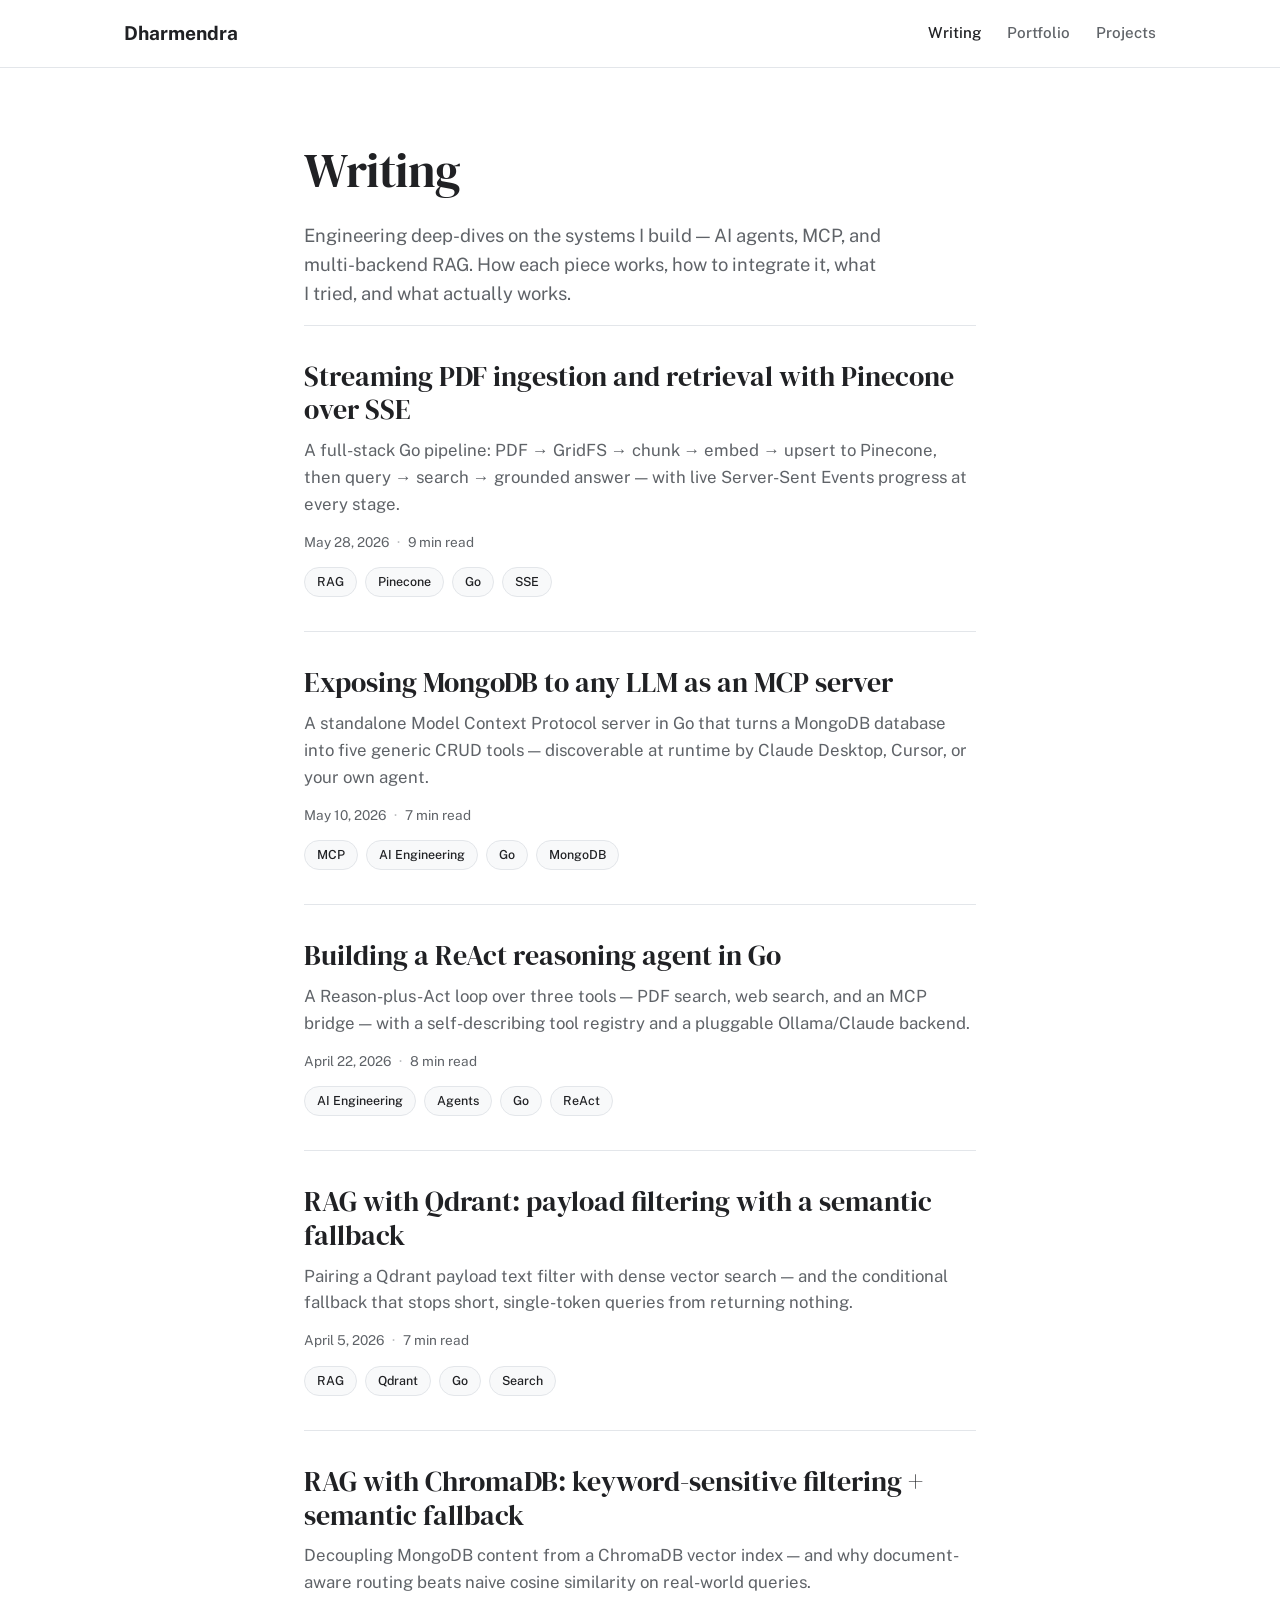
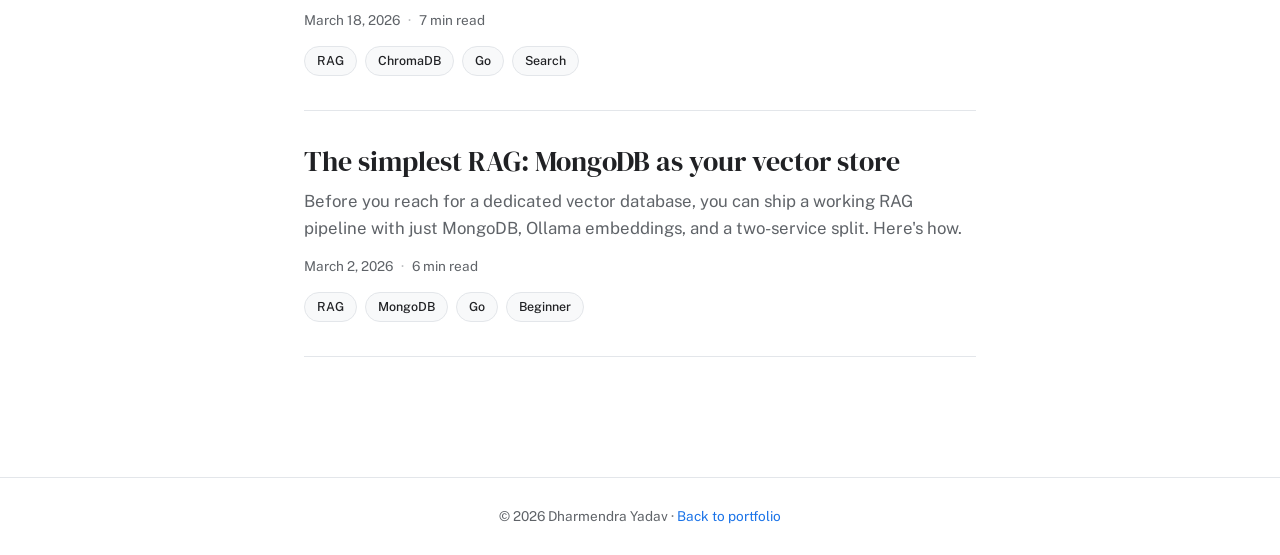
<file: blog/index.html>
<!DOCTYPE html>
<html lang="en">
<head>
    <meta charset="UTF-8">
    <meta name="viewport" content="width=device-width, initial-scale=1.0">
    <title>Writing — Dharmendra Yadav</title>
    <meta name="description" content="Engineering dev-blogs on distributed systems, AI agents, MCP, and multi-backend RAG — how it works, how to integrate, what we tried, and what works.">
    <link rel="icon" type="image/svg+xml" href="../favicon.svg">
    <link rel="preconnect" href="https://fonts.googleapis.com">
    <link rel="preconnect" href="https://fonts.gstatic.com" crossorigin>
    <link href="https://fonts.googleapis.com/css2?family=DM+Serif+Display&family=Public+Sans:wght@300;400;500;600;700&display=swap" rel="stylesheet">
    <link rel="stylesheet" href="blog.css?v=fd65f36a">
</head>
<body>
    <header class="blog-header">
        <div class="blog-header__inner">
            <a href="../" class="blog-logo">Dharmendra</a>
            <nav class="blog-nav">
                <a href="index.html" class="is-active">Writing</a>
                <a href="../">Portfolio</a>
                <a href="../#projects">Projects</a>
            </nav>
        </div>
    </header>

    <main class="blog-main">
        <div class="blog-intro">
            <h1>Writing</h1>
            <p>Engineering deep-dives on the systems I build — AI agents, MCP, and multi-backend RAG. How each piece works, how to integrate it, what I tried, and what actually works.</p>
        </div>

        <div id="feed" class="feed"></div>

        <div class="feed-more">
            <button id="loadMore" class="btn-load" type="button" style="display:none">Load more</button>
        </div>
    </main>

    <footer class="blog-footer">
        <p>&copy; 2026 Dharmendra Yadav · <a href="../" style="color:var(--primary)">Back to portfolio</a></p>
    </footer>

    <script src="blog.js?v=b1d2a3fc"></script>
</body>
</html>
</file>
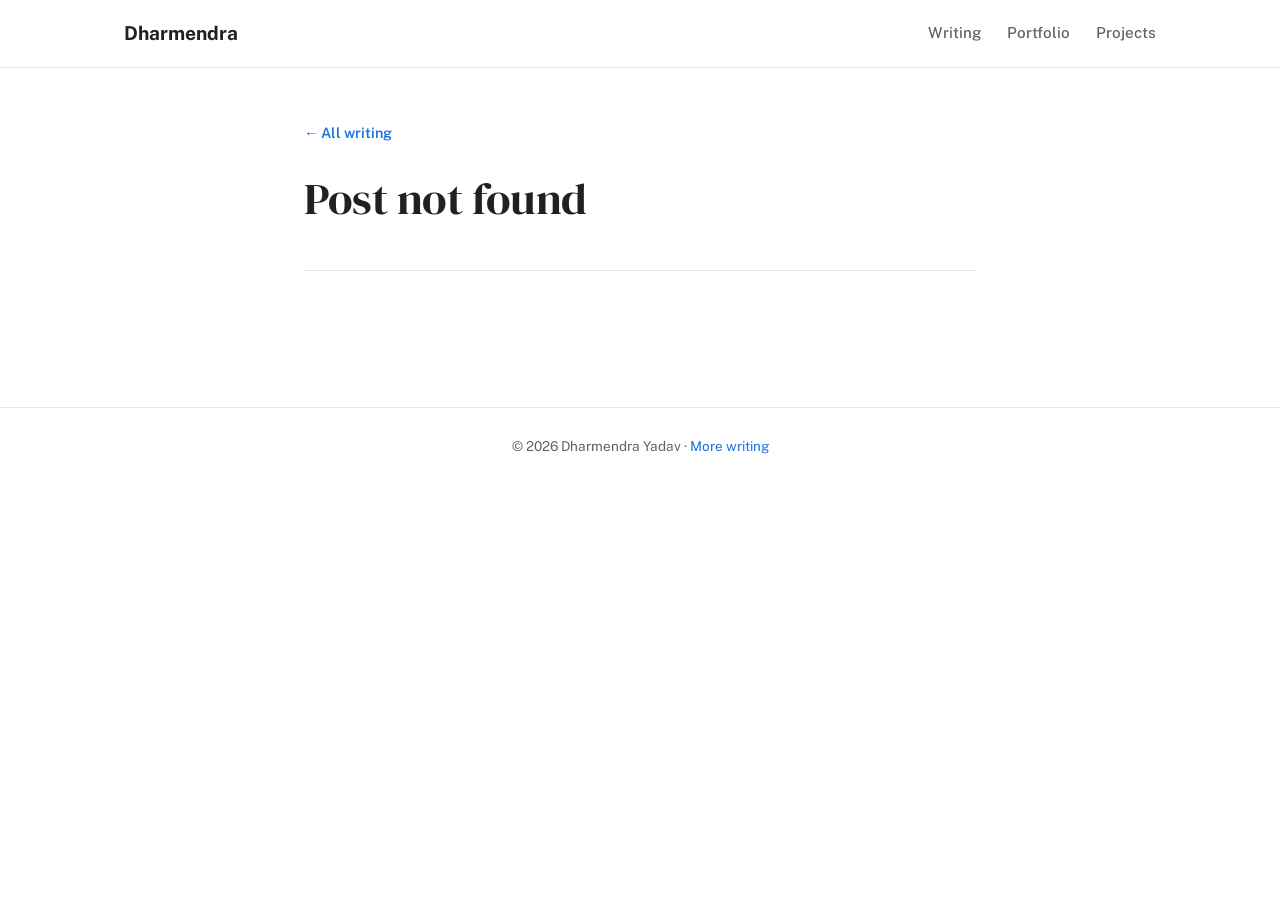
<file: blog/post.html>
<!DOCTYPE html>
<html lang="en">
<head>
    <meta charset="UTF-8">
    <meta name="viewport" content="width=device-width, initial-scale=1.0">
    <title>Writing — Dharmendra Yadav</title>
    <meta name="description" content="An engineering dev-blog by Dharmendra Yadav.">
    <link rel="icon" type="image/svg+xml" href="../favicon.svg">
    <link rel="preconnect" href="https://fonts.googleapis.com">
    <link rel="preconnect" href="https://fonts.gstatic.com" crossorigin>
    <link href="https://fonts.googleapis.com/css2?family=DM+Serif+Display&family=Public+Sans:wght@300;400;500;600;700&display=swap" rel="stylesheet">
    <link rel="stylesheet" href="blog.css?v=fd65f36a">
</head>
<body>
    <header class="blog-header">
        <div class="blog-header__inner">
            <a href="../" class="blog-logo">Dharmendra</a>
            <nav class="blog-nav">
                <a href="index.html">Writing</a>
                <a href="../">Portfolio</a>
                <a href="../#projects">Projects</a>
            </nav>
        </div>
    </header>

    <main class="blog-main">
        <article class="article">
            <a class="article__back" href="index.html">← All writing</a>
            <h1 class="article__title" id="title"></h1>
            <div class="article__meta" id="meta"></div>
            <div class="article__body" id="body"></div>
        </article>
    </main>

    <footer class="blog-footer">
        <p>&copy; 2026 Dharmendra Yadav · <a href="index.html" style="color:var(--primary)">More writing</a></p>
    </footer>

    <script src="blog.js?v=b1d2a3fc"></script>
</body>
</html>
</file>
<file: css/portfolio.css>
/* ===================================================================
 * Portfolio Stylesheet
 * Calm, modern design inspired by Google and leading products
 * ================================================================ */

/* Colors */
:root {
    --color-primary: #1a73e8;
    --color-accent: #ea4335;
    --color-text: #202124;
    --color-text-secondary: #5f6368;
    --color-border: #dadce0;
    --color-bg: #ffffff;
    --color-bg-light: #f8f9fa;
    --color-tag-bg: #f1f3f4;

    /* Typography scale */
    --font-sans: 'Public Sans', -apple-system, BlinkMacSystemFont, 'Segoe UI', sans-serif;
    --font-display: 'DM Serif Display', Georgia, serif;

    /* Spacing */
    --spacing-xs: 0.5rem;
    --spacing-sm: 1rem;
    --spacing-md: 1.5rem;
    --spacing-lg: 2rem;
    --spacing-xl: 3rem;
    --spacing-2xl: 4rem;

    /* Transitions */
    --transition-fast: 150ms cubic-bezier(0.4, 0, 0.2, 1);
    --transition-base: 250ms cubic-bezier(0.4, 0, 0.2, 1);
}

/* Reset */
* {
    margin: 0;
    padding: 0;
    box-sizing: border-box;
}

html {
    scroll-behavior: smooth;
}

body {
    font-family: var(--font-sans);
    color: var(--color-text);
    background: var(--color-bg);
    line-height: 1.6;
    font-size: 16px;
}

/* Typography */
h1, h2, h3, h4, h5, h6 {
    line-height: 1.2;
    font-weight: 600;
}

a {
    color: var(--color-primary);
    text-decoration: none;
    transition: color var(--transition-fast);
}

a:hover {
    color: var(--color-accent);
}

/* Container */
.container {
    max-width: 1200px;
    margin: 0 auto;
    padding: 0 var(--spacing-lg);
}

@media (max-width: 768px) {
    .container {
        padding: 0 var(--spacing-md);
    }
}

/* Page Wrap */
.page-wrap {
    min-height: 100vh;
    display: flex;
    flex-direction: column;
}

main {
    flex: 1;
}

/* Header */
.site-header {
    position: sticky;
    top: 0;
    background: rgba(255, 255, 255, 0.95);
    backdrop-filter: blur(10px);
    border-bottom: 1px solid var(--color-border);
    z-index: 100;
    padding: var(--spacing-md) 0;
}

.header-content {
    display: flex;
    justify-content: space-between;
    align-items: center;
}

.logo {
    font-size: 1.25rem;
    font-weight: 700;
    color: var(--color-text);
    transition: color var(--transition-fast);
}

.logo:hover {
    color: var(--color-primary);
}

.nav-links {
    display: flex;
    gap: var(--spacing-lg);
}

.nav-link {
    font-size: 0.95rem;
    font-weight: 500;
    color: var(--color-text);
    position: relative;
    padding-bottom: 2px;
}

.nav-link::after {
    content: '';
    position: absolute;
    bottom: 0;
    left: 0;
    width: 0;
    height: 2px;
    background: var(--color-primary);
    transition: width var(--transition-fast);
}

.nav-link:hover::after {
    width: 100%;
}

.nav-toggle {
    display: none;
    flex-direction: column;
    justify-content: center;
    gap: 5px;
    width: 42px;
    height: 42px;
    padding: 9px;
    background: none;
    border: none;
    cursor: pointer;
}

.nav-toggle span {
    display: block;
    width: 100%;
    height: 2px;
    border-radius: 2px;
    background: var(--color-text);
    transition: transform 0.25s ease, opacity 0.2s ease;
}

/* Collapse the nav into a dropdown when the row gets tight */
@media (max-width: 920px) {
    .nav-toggle { display: flex; }

    .nav-links {
        position: absolute;
        top: 100%;
        left: 0;
        right: 0;
        flex-direction: column;
        gap: 0;
        background: #fff;
        border-bottom: 1px solid var(--color-border);
        box-shadow: 0 14px 28px rgba(0, 0, 0, 0.07);
        padding: var(--spacing-xs) 0;
        display: none;
    }

    .site-header.is-open .nav-links { display: flex; }

    .nav-link {
        padding: var(--spacing-sm) var(--spacing-lg);
        font-size: 1rem;
    }
    .nav-link::after { display: none; }
    .nav-link:hover { color: var(--color-primary); }

    .site-header.is-open .nav-toggle span:nth-child(1) { transform: translateY(7px) rotate(45deg); }
    .site-header.is-open .nav-toggle span:nth-child(2) { opacity: 0; }
    .site-header.is-open .nav-toggle span:nth-child(3) { transform: translateY(-7px) rotate(-45deg); }
}

/* Hero Section */
.hero {
    padding: var(--spacing-2xl) 0;
    min-height: 60vh;
    display: flex;
    align-items: center;
    justify-content: center;
}

.hero-content {
    width: 100%;
    display: grid;
    grid-template-columns: 0.9fr 1.1fr;
    gap: var(--spacing-xl);
    align-items: center;
}

.hero-text {
    max-width: 640px;
}

/* Hero collage (screenshots montage on the right) */
.hero-collage {
    display: grid;
    grid-template-columns: repeat(3, 1fr);
    gap: var(--spacing-sm);
    transform: perspective(1900px) rotateY(-24deg) rotateX(7deg) rotateZ(1deg);
    transform-origin: center center;
    transition: transform 0.55s cubic-bezier(0.4, 0, 0.2, 1);
}

.hero-collage:hover {
    transform: perspective(1900px) rotateY(-10deg) rotateX(3deg);
}

.hero-collage__col {
    display: flex;
    flex-direction: column;
    gap: var(--spacing-sm);
}

.hero-collage__col:nth-child(1) { margin-top: var(--spacing-2xl); }
.hero-collage__col:nth-child(2) { margin-top: 0; }
.hero-collage__col:nth-child(3) { margin-top: var(--spacing-xl); }

.hero-collage img {
    width: 100%;
    height: auto;
    display: block;
    border-radius: 8px;
    border: 1px solid var(--color-border);
    box-shadow: 0 10px 26px rgba(0, 0, 0, 0.12);
    transition: transform var(--transition-base), box-shadow var(--transition-base);
}

.hero-collage img:hover {
    transform: translateY(-4px);
    box-shadow: 0 18px 40px rgba(0, 0, 0, 0.18);
}

.hero-eyebrow {
    font-size: 0.85rem;
    font-weight: 600;
    text-transform: uppercase;
    letter-spacing: 0.12em;
    color: var(--color-primary);
    margin-bottom: var(--spacing-md);
}

.hero-title {
    font-family: var(--font-display);
    font-size: 4rem;
    font-weight: 400;
    line-height: 1.05;
    margin-bottom: var(--spacing-lg);
    letter-spacing: -0.01em;
}

.hero-subtitle {
    font-size: 1.25rem;
    color: var(--color-text-secondary);
    margin-bottom: var(--spacing-xl);
    line-height: 1.5;
    max-width: 600px;
}

.hero-cta {
    display: flex;
    gap: var(--spacing-md);
    flex-wrap: wrap;
}

.hero-meta {
    display: flex;
    flex-wrap: wrap;
    gap: var(--spacing-xs);
    margin-top: var(--spacing-xl);
    padding-top: var(--spacing-lg);
    border-top: 1px solid var(--color-border);
}

.hero-meta span {
    font-size: 0.8rem;
    font-weight: 500;
    color: var(--color-text-secondary);
    background: var(--color-tag-bg);
    border: 1px solid var(--color-border);
    padding: 4px 12px;
    border-radius: 20px;
    transition: all var(--transition-fast);
}

.hero-meta span:hover {
    transform: translateY(-2px);
}

.hero-meta span.hero-meta__ai {
    color: var(--color-primary);
    background: rgba(26, 115, 232, 0.08);
    border-color: rgba(26, 115, 232, 0.3);
}

.btn {
    padding: var(--spacing-sm) var(--spacing-lg);
    border-radius: 6px;
    font-weight: 500;
    font-size: 0.95rem;
    transition: all var(--transition-base);
    display: inline-flex;
    align-items: center;
    justify-content: center;
    cursor: pointer;
    border: none;
}

.btn-primary {
    background: var(--color-primary);
    color: white;
}

.btn-primary:hover {
    background: #1765cc;
    transform: translateY(-2px);
    box-shadow: 0 8px 16px rgba(26, 115, 232, 0.25);
}

.btn-secondary {
    background: var(--color-bg-light);
    color: var(--color-text);
    border: 1px solid var(--color-border);
}

.btn-secondary:hover {
    background: var(--color-border);
    transform: translateY(-2px);
}

@media (max-width: 980px) {
    .hero-content {
        grid-template-columns: 1fr;
    }

    .hero-collage {
        display: none;
    }

    .hero-text {
        max-width: 700px;
    }
}

@media (max-width: 768px) {
    .hero-title {
        font-size: 2.5rem;
    }

    .hero-subtitle {
        font-size: 1.05rem;
    }

    .hero {
        padding: var(--spacing-xl) 0;
        min-height: auto;
    }
}

/* Shared Section Header */
.section-header {
    display: flex;
    justify-content: space-between;
    align-items: center;
    border-bottom: 2px solid var(--color-border);
    padding-bottom: var(--spacing-md);
    margin-bottom: var(--spacing-xl);
}

/* About Section */
.about {
    padding: var(--spacing-2xl) 0;
    background: var(--color-bg-light);
}

.section-title {
    font-size: 2rem;
    letter-spacing: -0.01em;
    margin: 0;
}

.section-number {
    font-size: 1.5rem;
    font-weight: 600;
    color: var(--color-primary);
}

.about-content {
    max-width: 900px;
}

.about-text-block {
    display: flex;
    flex-direction: column;
    gap: var(--spacing-lg);
}

.about-text {
    font-size: 1.1rem;
    line-height: 1.7;
    color: var(--color-text);
}

.highlight {
    color: var(--color-primary);
    font-weight: 600;
}

/* Stats Grid */
.stats-grid {
    display: grid;
    grid-template-columns: repeat(auto-fit, minmax(150px, 1fr));
    gap: var(--spacing-lg);
    padding: var(--spacing-md) 0;
    border-bottom: 1px solid var(--color-border);
}

.stat-item {
    text-align: center;
}

.stat-value {
    font-size: 2rem;
    font-weight: 700;
    color: var(--color-primary);
    line-height: 1;
    margin-bottom: var(--spacing-xs);
}

.stat-label {
    font-size: 0.9rem;
    color: var(--color-text-secondary);
    font-weight: 500;
}

.stats-note {
    font-size: 0.95rem;
    color: var(--color-text-secondary);
    line-height: 1.6;
    margin: 0;
}

.stats-note a {
    color: var(--color-primary);
    font-weight: 600;
}

.stats-note a:hover {
    color: var(--color-accent);
}

.subsection-title {
    font-size: 1rem;
    font-weight: 600;
    color: var(--color-text);
    margin: 0;
}

/* Roles Section */
.roles-section {
    display: flex;
    flex-direction: column;
    gap: var(--spacing-md);
}

.role-tags {
    display: flex;
    flex-wrap: wrap;
    gap: var(--spacing-sm);
}

.tag {
    display: inline-block;
    background: var(--color-tag-bg);
    color: var(--color-text);
    padding: var(--spacing-xs) var(--spacing-md);
    border-radius: 20px;
    font-size: 0.85rem;
    font-weight: 500;
    transition: all var(--transition-fast);
}

.tag:hover {
    background: var(--color-border);
    transform: translateY(-2px);
}

/* Experience Section */
.experience {
    padding: var(--spacing-2xl) 0;
}

.experience .timeline {
    max-width: 800px;
}

/* Experience Timeline */
.timeline {
    position: relative;
}

.timeline::before {
    content: '';
    display: block;
    width: 2px;
    height: calc(100% - 12px);
    background-color: var(--color-border);
    position: absolute;
    top: 8px;
    left: 5px;
}

.timeline__block {
    padding-left: var(--spacing-xl);
    padding-bottom: var(--spacing-lg);
    position: relative;
}

.timeline__block:last-child {
    padding-bottom: 0;
}

.timeline__bullet {
    display: block;
    height: 12px;
    width: 12px;
    border-radius: 50%;
    background-color: var(--color-primary);
    border: 2px solid var(--color-bg-light);
    position: absolute;
    top: 6px;
    left: 0;
    transition: all var(--transition-base);
}

.timeline__bullet:hover {
    transform: scale(1.25);
    box-shadow: 0 0 0 8px rgba(26, 115, 232, 0.1);
}

.timeline__header {
    display: flex;
    flex-direction: column;
    gap: var(--spacing-xs);
    margin-bottom: var(--spacing-sm);
}

.timeline__title {
    font-weight: 600;
    font-size: 1rem;
    margin: 0;
    color: var(--color-text);
}

.timeline__meta {
    font-weight: 500;
    font-size: 0.9rem;
    margin: 0;
    color: var(--color-primary);
}

.timeline__timeframe {
    font-size: 0.8rem;
    text-transform: uppercase;
    letter-spacing: 0.05em;
    color: var(--color-text-secondary);
    margin: 0;
    font-weight: 500;
}

.timeline__desc {
    font-size: 0.9rem;
    line-height: 1.6;
    color: var(--color-text-secondary);
}

.timeline__desc p {
    margin: 0;
}

/* Selected Impact Section */
.impact {
    padding: var(--spacing-2xl) 0;
}

.impact-grid {
    display: grid;
    grid-template-columns: repeat(2, 1fr);
    gap: var(--spacing-md);
}

.impact-card {
    background: var(--color-bg-light);
    border: 1px solid var(--color-border);
    border-left: 4px solid var(--color-primary);
    border-radius: 8px;
    padding: var(--spacing-md) var(--spacing-lg);
    transition: all var(--transition-base);
}

.impact-card:hover {
    box-shadow: 0 10px 28px rgba(26, 115, 232, 0.10);
    transform: translateY(-3px);
}

.impact-metric {
    display: flex;
    align-items: baseline;
    flex-wrap: wrap;
    gap: var(--spacing-sm);
    font-size: 2.5rem;
    font-weight: 700;
    line-height: 1;
    letter-spacing: -0.02em;
    color: var(--color-primary);
}

.impact-metric__suffix {
    font-size: 0.8rem;
    font-weight: 600;
    text-transform: uppercase;
    letter-spacing: 0.08em;
    color: var(--color-text-secondary);
}

.impact-card__title {
    font-size: 1.05rem;
    font-weight: 600;
    color: var(--color-text);
    margin: var(--spacing-sm) 0 var(--spacing-xs) 0;
}

.impact-card__desc {
    font-size: 0.92rem;
    line-height: 1.6;
    color: var(--color-text-secondary);
    margin: 0;
}

.impact-highlights {
    display: grid;
    grid-template-columns: repeat(3, 1fr);
    gap: var(--spacing-lg);
    margin-top: var(--spacing-xl);
    padding-top: var(--spacing-lg);
    border-top: 1px solid var(--color-border);
}

.impact-col__title {
    font-size: 0.8rem;
    font-weight: 600;
    text-transform: uppercase;
    letter-spacing: 0.08em;
    color: var(--color-primary);
    margin: 0 0 var(--spacing-md) 0;
}

.impact-col ul {
    list-style: none;
    margin: 0;
    padding: 0;
    display: flex;
    flex-direction: column;
    gap: var(--spacing-sm);
}

.impact-col li {
    position: relative;
    padding-left: var(--spacing-lg);
    font-size: 0.88rem;
    line-height: 1.55;
    color: var(--color-text-secondary);
}

.impact-col li::before {
    content: '';
    position: absolute;
    left: 0;
    top: 0.5em;
    width: 6px;
    height: 6px;
    border-radius: 50%;
    background: var(--color-primary);
}

/* Skills & Expertise Section */
.skills {
    padding: var(--spacing-2xl) 0;
    background: var(--color-bg-light);
}

.skills-grid {
    display: grid;
    grid-template-columns: repeat(auto-fill, minmax(300px, 1fr));
    gap: var(--spacing-lg);
}

.skill-category {
    background: var(--color-bg);
    border: 1px solid var(--color-border);
    border-radius: 8px;
    padding: var(--spacing-lg);
    transition: all var(--transition-base);
}

.skill-category:hover {
    border-color: var(--color-primary);
    box-shadow: 0 8px 24px rgba(26, 115, 232, 0.08);
    transform: translateY(-2px);
}

.skill-category--wide {
    grid-column: 1 / -1;
}

.skill-category__title {
    font-size: 0.95rem;
    font-weight: 600;
    color: var(--color-text);
    margin: 0 0 var(--spacing-md) 0;
    padding-bottom: var(--spacing-sm);
    border-bottom: 1px solid var(--color-border);
}

.skill-chips {
    display: flex;
    flex-wrap: wrap;
    gap: var(--spacing-sm);
}

.chip {
    display: inline-block;
    background: var(--color-tag-bg);
    color: var(--color-text);
    padding: 4px var(--spacing-md);
    border-radius: 20px;
    font-size: 0.82rem;
    font-weight: 500;
    transition: all var(--transition-fast);
}

.chip:hover {
    background: var(--color-primary);
    color: white;
    transform: translateY(-2px);
}

/* Education Section */
.education {
    padding: var(--spacing-2xl) 0;
}

.education-card {
    display: flex;
    justify-content: space-between;
    align-items: center;
    gap: var(--spacing-lg);
    background: var(--color-bg);
    border: 1px solid var(--color-border);
    border-left: 4px solid var(--color-primary);
    border-radius: 8px;
    padding: var(--spacing-lg) var(--spacing-xl);
    transition: all var(--transition-base);
}

.education-card:hover {
    box-shadow: 0 8px 24px rgba(26, 115, 232, 0.08);
    transform: translateY(-2px);
}

.education-card__title {
    font-size: 1.1rem;
    font-weight: 600;
    color: var(--color-text);
    margin: 0 0 var(--spacing-xs) 0;
}

.education-card__school {
    font-size: 0.95rem;
    color: var(--color-text-secondary);
    margin: 0;
}

.education-card__year {
    font-size: 0.8rem;
    font-weight: 600;
    text-transform: uppercase;
    letter-spacing: 0.05em;
    color: var(--color-primary);
    white-space: nowrap;
}

@media (max-width: 768px) {
    .about {
        padding: var(--spacing-xl) 0;
    }

    .section-header {
        flex-direction: column;
        align-items: flex-start;
        gap: var(--spacing-md);
    }

    .section-title {
        font-size: 1.5rem;
    }

    .section-number {
        font-size: 1.25rem;
    }

    .about-text {
        font-size: 1rem;
    }

    .stats-grid {
        grid-template-columns: repeat(2, 1fr);
        gap: var(--spacing-md);
    }

    .stat-value {
        font-size: 1.5rem;
    }

    .timeline::before {
        left: 4px;
        height: calc(100% - 8px);
    }

    .timeline__block {
        padding-left: var(--spacing-lg);
        padding-bottom: var(--spacing-lg);
    }

    .timeline__bullet {
        height: 10px;
        width: 10px;
        left: 0;
        top: 5px;
    }

    .timeline__title {
        font-size: 0.95rem;
    }

    .timeline__meta {
        font-size: 0.85rem;
    }

    .timeline__timeframe {
        font-size: 0.75rem;
    }

    .timeline__desc {
        font-size: 0.85rem;
    }
}

/* Projects Section */
.projects {
    padding: var(--spacing-2xl) 0;
}

.projects-carousel {
    position: relative;
}

.projects-grid {
    display: flex;
    gap: var(--spacing-xl);
    overflow-x: auto;
    scroll-behavior: smooth;
    scroll-snap-type: x proximity;
    -webkit-overflow-scrolling: touch;
    scrollbar-width: none;
    padding: 2px;
}

.projects-grid::-webkit-scrollbar { display: none; }

/* each card a fixed width so the row scrolls horizontally when they overflow */
.projects-grid > .project-card {
    flex: 0 0 340px;
    scroll-snap-align: start;
}

.pc-arrow {
    position: absolute;
    top: 42%;
    transform: translateY(-50%);
    z-index: 3;
    width: 44px;
    height: 44px;
    border-radius: 50%;
    display: grid;
    place-items: center;
    background: var(--color-bg);
    color: var(--color-text);
    border: 1px solid var(--color-border);
    box-shadow: 0 6px 18px rgba(0, 0, 0, 0.14);
    font-size: 1.5rem;
    line-height: 1;
    cursor: pointer;
    transition: background var(--transition-fast), color var(--transition-fast),
        border-color var(--transition-fast), opacity var(--transition-fast);
}

.pc-arrow:hover {
    background: var(--color-primary);
    color: #fff;
    border-color: var(--color-primary);
}

.pc-prev { left: -6px; }
.pc-next { right: -6px; }
.pc-arrow[hidden] { display: none; }
.pc-arrow:disabled { opacity: 0.3; cursor: default; box-shadow: none; }

.project-card {
    display: flex;
    flex-direction: column;
    border: 1px solid var(--color-border);
    border-radius: 8px;
    transition: all var(--transition-base);
    background: var(--color-bg);
    overflow: hidden;
    height: 100%;
}

.project-card:hover {
    border-color: var(--color-primary);
    box-shadow: 0 12px 32px rgba(26, 115, 232, 0.12);
    transform: translateY(-4px);
}

.project-image {
    width: 100%;
    height: 240px;
    overflow: hidden;
    background: var(--color-bg-light);
}

.project-image img {
    width: 100%;
    height: 100%;
    object-fit: cover;
    transition: transform var(--transition-base);
}

.project-card:hover .project-image img {
    transform: scale(1.05);
}

.project-content {
    padding: var(--spacing-lg);
    display: flex;
    flex-direction: column;
    flex: 1;
}

.project-header {
    display: flex;
    justify-content: space-between;
    align-items: flex-start;
    margin-bottom: var(--spacing-md);
}

.project-card h3 {
    font-size: 1.35rem;
    color: var(--color-text);
    margin: 0;
}

.wip-badge {
    display: inline-flex;
    align-items: center;
    gap: var(--spacing-xs);
    background: #fef3c7;
    color: #92400e;
    padding: var(--spacing-xs) var(--spacing-sm);
    border-radius: 4px;
    font-size: 0.75rem;
    font-weight: 600;
}

.wip-badge svg {
    animation: pulse 2s cubic-bezier(0.4, 0, 0.6, 1) infinite;
}

@keyframes pulse {
    0%, 100% { opacity: 1; }
    50% { opacity: 0.5; }
}

.project-description {
    color: var(--color-text-secondary);
    margin-bottom: var(--spacing-md);
    line-height: 1.6;
    font-size: 0.95rem;
}

.project-link {
    color: var(--color-primary);
    font-weight: 600;
    font-size: 0.9rem;
    transition: all var(--transition-fast);
    margin-top: auto;
}

.project-card:hover .project-link {
    color: var(--color-accent);
    transform: translateX(4px);
    display: inline-block;
}

/* Project Spotlight */
.spotlight {
    margin-top: var(--spacing-2xl);
    padding-top: var(--spacing-2xl);
    border-top: 1px solid var(--color-border);
}

.spotlight-head {
    max-width: 720px;
    margin-bottom: var(--spacing-xl);
}

.spotlight-eyebrow {
    font-size: 0.8rem;
    font-weight: 600;
    text-transform: uppercase;
    letter-spacing: 0.12em;
    color: var(--color-primary);
}

.spotlight-title {
    font-size: 1.5rem;
    font-weight: 600;
    color: var(--color-text);
    margin: var(--spacing-sm) 0 var(--spacing-md) 0;
}

.spotlight-lead {
    font-size: 1rem;
    line-height: 1.6;
    color: var(--color-text-secondary);
    margin: 0;
}

.spotlight-shots {
    display: grid;
    grid-template-columns: repeat(2, 1fr);
    gap: var(--spacing-xl);
}

.spotlight-shots--single {
    grid-template-columns: 1fr;
    max-width: 860px;
    margin: 0 auto;
}

.spotlight + .spotlight {
    margin-top: var(--spacing-2xl);
    padding-top: var(--spacing-2xl);
    border-top: 1px solid var(--color-border);
}

.spotlight-figure {
    margin: 0;
}

.spotlight-figure img {
    width: 100%;
    height: auto;
    display: block;
    border: 1px solid var(--color-border);
    border-radius: 10px;
    box-shadow: 0 12px 32px rgba(0, 0, 0, 0.12);
    transition: transform var(--transition-base), box-shadow var(--transition-base);
}

.spotlight-figure:hover img {
    transform: translateY(-4px);
    box-shadow: 0 18px 40px rgba(0, 0, 0, 0.18);
}

.spotlight-figure figcaption {
    margin-top: var(--spacing-md);
    font-size: 0.85rem;
    color: var(--color-text-secondary);
    text-align: center;
}

.spotlight-cta {
    display: inline-block;
    margin-top: var(--spacing-xl);
    font-weight: 600;
    font-size: 0.95rem;
    color: var(--color-primary);
    transition: all var(--transition-fast);
}

.spotlight-cta:hover {
    color: var(--color-accent);
    transform: translateX(4px);
}

/* Versioned spotlight — tilted v3/v2/v1 tabs next to the eyebrow */
.spotlight-eyebrow-row {
    display: flex;
    align-items: center;
    gap: var(--spacing-md);
    flex-wrap: wrap;
    margin-bottom: var(--spacing-lg);
}

.version-tabs {
    display: inline-flex;
    align-items: stretch;
}

.vtab {
    transform: skewX(-22deg);
    padding: 0.32rem 1.05rem;
    border: 1px solid var(--color-border);
    border-right: none;
    background: #f1f3f4;
    color: var(--color-text-secondary);
    font-family: inherit;
    font-weight: 700;
    font-size: 0.82rem;
    letter-spacing: 0.02em;
    cursor: pointer;
    transition: background var(--transition-fast), color var(--transition-fast), border-color var(--transition-fast);
}

.vtab:first-child { border-radius: 7px 0 0 7px; }
.vtab:last-child { border-right: 1px solid var(--color-border); border-radius: 0 7px 7px 0; }

/* counter-skew the label so the text stays upright inside the slanted tab */
.vtab > span { display: inline-block; transform: skewX(22deg); }

.vtab:hover:not(.is-active) {
    background: #e4e9f2;
    color: var(--color-text);
}

.vtab.is-active {
    background: var(--color-primary);
    border-color: var(--color-primary);
    color: #fff;
    box-shadow: 0 4px 12px rgba(26, 115, 232, 0.28);
}

.vpanel { display: none; }
.vpanel.is-active { display: block; animation: vpanel-fade 0.25s ease; }

@keyframes vpanel-fade {
    from { opacity: 0; transform: translateY(6px); }
    to   { opacity: 1; transform: translateY(0); }
}

@media (max-width: 768px) {
    .projects-grid {
        gap: var(--spacing-lg);
    }

    /* cards take most of the viewport with the next one peeking */
    .projects-grid > .project-card {
        flex-basis: 84%;
    }

    .pc-prev { left: 2px; }
    .pc-next { right: 2px; }

    .projects {
        padding: var(--spacing-xl) 0;
    }

    .spotlight-shots {
        grid-template-columns: 1fr;
        gap: var(--spacing-lg);
    }
}

/* Writing Section */
.writing {
    padding: var(--spacing-2xl) 0;
    background: var(--color-bg-light);
}

.writing-list {
    display: grid;
    grid-template-columns: repeat(auto-fit, minmax(280px, 1fr));
    gap: var(--spacing-lg);
}

.writing-card {
    display: flex;
    flex-direction: column;
    background: var(--color-bg);
    border: 1px solid var(--color-border);
    border-radius: 8px;
    padding: var(--spacing-lg);
    transition: all var(--transition-base);
}

.writing-card:hover {
    border-color: var(--color-primary);
    box-shadow: 0 10px 28px rgba(26, 115, 232, 0.10);
    transform: translateY(-3px);
}

.writing-card__title {
    font-family: var(--font-display);
    font-size: 1.3rem;
    font-weight: 400;
    line-height: 1.25;
    color: var(--color-text);
    margin: 0 0 var(--spacing-sm) 0;
}

.writing-card:hover .writing-card__title { color: var(--color-primary); }

.writing-card__excerpt {
    font-size: 0.92rem;
    line-height: 1.6;
    color: var(--color-text-secondary);
    margin: 0 0 var(--spacing-md) 0;
    flex: 1;
}

.writing-card__meta {
    display: flex;
    align-items: center;
    gap: var(--spacing-sm);
    font-size: 0.8rem;
    color: var(--color-text-secondary);
}

.writing-card__meta .dot { opacity: 0.5; }

.writing-all {
    display: inline-block;
    margin-top: var(--spacing-xl);
    font-weight: 600;
    font-size: 0.95rem;
    color: var(--color-primary);
    transition: all var(--transition-fast);
}

.writing-all:hover { color: var(--color-accent); transform: translateX(4px); }

/* Contact Section */
.contact {
    padding: var(--spacing-2xl) 0;
    text-align: center;
}

.contact-content {
    max-width: 640px;
    margin: 0 auto;
}

.contact-eyebrow {
    font-size: 0.85rem;
    font-weight: 600;
    text-transform: uppercase;
    letter-spacing: 0.12em;
    color: var(--color-primary);
    margin-bottom: var(--spacing-md);
}

.contact-headline {
    font-size: 2.25rem;
    font-weight: 700;
    letter-spacing: -0.02em;
    line-height: 1.15;
    margin-bottom: var(--spacing-lg);
}

.contact-text {
    font-size: 1.1rem;
    color: var(--color-text-secondary);
    margin-bottom: var(--spacing-xl);
    line-height: 1.6;
}

.contact-groups {
    display: flex;
    justify-content: center;
    gap: var(--spacing-2xl);
    flex-wrap: wrap;
    text-align: left;
}

.contact-group__label {
    font-size: 0.8rem;
    font-weight: 600;
    text-transform: uppercase;
    letter-spacing: 0.12em;
    color: var(--color-text-secondary);
    margin: 0 0 var(--spacing-sm) 0;
}

.contact-email {
    font-size: 1.15rem;
    font-weight: 500;
    color: var(--color-text);
    border-bottom: 1px solid var(--color-border);
    padding-bottom: 2px;
    transition: color var(--transition-fast), border-color var(--transition-fast);
}

.contact-email:hover {
    color: var(--color-primary);
    border-color: var(--color-primary);
}

.contact-social {
    list-style: none;
    margin: 0;
    padding: 0;
    display: flex;
    flex-direction: column;
    gap: var(--spacing-xs);
}

.contact-social a {
    font-size: 1.15rem;
    font-weight: 500;
    color: var(--color-text);
    transition: color var(--transition-fast);
}

.contact-social a:hover {
    color: var(--color-primary);
}

@media (max-width: 768px) {
    .contact {
        padding: var(--spacing-xl) 0;
    }

    .contact-headline {
        font-size: 1.6rem;
    }

    .contact-groups {
        gap: var(--spacing-xl);
    }

    .skills,
    .experience,
    .impact,
    .education {
        padding: var(--spacing-xl) 0;
    }

    .skills-grid {
        grid-template-columns: 1fr;
    }

    .impact-grid {
        grid-template-columns: 1fr;
    }

    .impact-metric {
        font-size: 2rem;
    }

    .impact-highlights {
        grid-template-columns: 1fr;
        gap: var(--spacing-lg);
    }

    .education-card {
        flex-direction: column;
        align-items: flex-start;
        gap: var(--spacing-sm);
        padding: var(--spacing-lg);
    }
}

/* Footer */
.site-footer {
    background: var(--color-text);
    color: white;
    padding: var(--spacing-lg) 0;
    text-align: center;
    margin-top: auto;
    font-size: 0.85rem;
    color: rgba(255, 255, 255, 0.7);
}

/* Responsive */
@media (max-width: 480px) {
    :root {
        font-size: 15px;
    }

    .hero-title {
        font-size: 2rem;
    }

    .hero-subtitle {
        font-size: 1rem;
    }

    .hero-cta {
        flex-direction: column;
    }

    .btn {
        width: 100%;
    }
}

/* ===================================================================
 * Image Lightbox
 * ================================================================ */
.zoomable { cursor: zoom-in; }

.lightbox {
    position: fixed;
    inset: 0;
    z-index: 1000;
    display: none;
    align-items: center;
    justify-content: center;
    padding: 24px;
    background: rgba(10, 12, 16, 0.92);
    -webkit-backdrop-filter: blur(4px);
    backdrop-filter: blur(4px);
    touch-action: none;
}

.lightbox.is-open { display: flex; }

.lightbox__img {
    max-width: 95vw;
    max-height: 90vh;
    object-fit: contain;
    border-radius: 8px;
    box-shadow: 0 24px 70px rgba(0, 0, 0, 0.55);
    transform-origin: center center;
    touch-action: none;
    cursor: grab;
    will-change: transform;
    user-select: none;
    -webkit-user-drag: none;
}

.lightbox__close {
    position: fixed;
    top: 18px;
    right: 22px;
    width: 44px;
    height: 44px;
    border-radius: 50%;
    border: none;
    background: rgba(255, 255, 255, 0.14);
    color: #fff;
    font-size: 28px;
    line-height: 1;
    cursor: pointer;
    display: flex;
    align-items: center;
    justify-content: center;
    transition: background 0.15s ease, transform 0.15s ease;
}

.lightbox__close:hover { background: rgba(255, 255, 255, 0.28); transform: scale(1.05); }

.lightbox__nav {
    position: fixed;
    top: 50%;
    transform: translateY(-50%);
    width: 48px;
    height: 48px;
    border-radius: 50%;
    border: none;
    background: rgba(255, 255, 255, 0.14);
    color: #fff;
    display: flex;
    align-items: center;
    justify-content: center;
    cursor: pointer;
    transition: background 0.15s ease;
    z-index: 1;
}

.lightbox__nav:hover { background: rgba(255, 255, 255, 0.28); }
.lightbox__nav--prev { left: 22px; }
.lightbox__nav--next { right: 22px; }

@media (max-width: 600px) {
    .lightbox__nav { width: 40px; height: 40px; }
    .lightbox__nav--prev { left: 10px; }
    .lightbox__nav--next { right: 10px; }
}

.lightbox__hint {
    position: fixed;
    bottom: 18px;
    left: 50%;
    transform: translateX(-50%);
    color: rgba(255, 255, 255, 0.6);
    font-size: 0.78rem;
    letter-spacing: 0.02em;
    pointer-events: none;
    text-align: center;
    padding: 0 16px;
}
</file>
<file: blog/blog.css>
/* Medium-style blog — shares the portfolio palette + fonts */
:root {
    --primary: #1a73e8;
    --text: #202124;
    --muted: #5f6368;
    --border: #e3e6ea;
    --bg: #ffffff;
    --bg-soft: #f8f9fa;
    --serif: 'DM Serif Display', Georgia, serif;
    --sans: 'Public Sans', -apple-system, BlinkMacSystemFont, 'Segoe UI', sans-serif;
    --mono: Consolas, 'SF Mono', Menlo, monospace;
}

* { margin: 0; padding: 0; box-sizing: border-box; }
html { scroll-behavior: smooth; }
body { font-family: var(--sans); color: var(--text); background: var(--bg); line-height: 1.6; -webkit-font-smoothing: antialiased; }
a { color: inherit; text-decoration: none; }

/* Header */
.blog-header {
    position: sticky; top: 0; z-index: 100;
    background: rgba(255, 255, 255, 0.95);
    -webkit-backdrop-filter: blur(10px); backdrop-filter: blur(10px);
    border-bottom: 1px solid var(--border);
}
.blog-header__inner {
    max-width: 1080px; margin: 0 auto; padding: 18px 24px;
    display: flex; justify-content: space-between; align-items: center;
}
.blog-logo { font-weight: 700; font-size: 1.2rem; color: var(--text); }
.blog-nav { display: flex; gap: 26px; align-items: center; }
.blog-nav a { font-weight: 500; font-size: 0.95rem; color: var(--muted); }
.blog-nav a:hover, .blog-nav a.is-active { color: var(--text); }

/* Layout */
.blog-main { max-width: 720px; margin: 0 auto; padding: 0 24px; }

.blog-intro { padding: 64px 0 16px; }
.blog-intro h1 { font-family: var(--serif); font-size: 3rem; font-weight: 400; letter-spacing: -0.01em; }
.blog-intro p { color: var(--muted); font-size: 1.15rem; margin-top: 12px; max-width: 580px; }

/* Feed */
.feed { display: flex; flex-direction: column; }
.post-card { display: block; padding: 34px 0; border-bottom: 1px solid var(--border); }
.post-card:first-child { border-top: 1px solid var(--border); }
.post-card__title { font-family: var(--serif); font-size: 1.75rem; font-weight: 400; line-height: 1.2; margin-bottom: 10px; transition: color 0.15s ease; }
.post-card:hover .post-card__title { color: var(--primary); }
.post-card__excerpt { color: var(--muted); font-size: 1.05rem; line-height: 1.6; margin-bottom: 14px; }
.post-card__meta { display: flex; align-items: center; gap: 8px; color: var(--muted); font-size: 0.85rem; }
.post-card__meta .dot { opacity: 0.5; }
.post-card__tags { margin-top: 14px; display: flex; flex-wrap: wrap; gap: 8px; }
.chip { background: var(--bg-soft); border: 1px solid var(--border); color: var(--text); font-size: 0.78rem; font-weight: 500; padding: 4px 12px; border-radius: 20px; }

.feed-more { text-align: center; padding: 40px 0 80px; }
.btn-load { font-family: var(--sans); font-weight: 600; font-size: 0.95rem; color: var(--primary); background: none; border: 1px solid var(--border); border-radius: 30px; padding: 12px 28px; cursor: pointer; transition: all 0.15s ease; }
.btn-load:hover { border-color: var(--primary); background: var(--bg-soft); }

/* Article */
.article { padding: 52px 0 96px; }
.article__back { display: inline-block; color: var(--primary); font-weight: 600; font-size: 0.9rem; margin-bottom: 30px; }
.article__title { font-family: var(--serif); font-size: 2.8rem; font-weight: 400; line-height: 1.12; letter-spacing: -0.01em; margin-bottom: 18px; }
.article__meta { display: flex; align-items: center; flex-wrap: wrap; gap: 8px; color: var(--muted); font-size: 0.9rem; padding-bottom: 28px; margin-bottom: 40px; border-bottom: 1px solid var(--border); }
.article__meta .dot { opacity: 0.5; }

/* Article body — Medium-like reading typography */
.article__body { font-size: 1.18rem; line-height: 1.8; color: #2a2c2e; }
.article__body > *:first-child { margin-top: 0; }
.article__body p { margin: 0 0 1.4em; }
.article__body h2 { font-family: var(--serif); font-weight: 400; font-size: 1.95rem; line-height: 1.25; margin: 1.9em 0 0.5em; color: var(--text); }
.article__body h3 { font-weight: 700; font-size: 1.35rem; margin: 1.7em 0 0.4em; color: var(--text); }
.article__body h4 { font-weight: 700; font-size: 1.1rem; margin: 1.5em 0 0.3em; color: var(--text); }
.article__body a { color: var(--primary); text-decoration: underline; text-underline-offset: 2px; }
.article__body ul, .article__body ol { margin: 0 0 1.4em 1.3em; }
.article__body li { margin: 0.45em 0; }
.article__body blockquote { border-left: 3px solid var(--primary); padding: 4px 0 4px 22px; margin: 1.6em 0; color: var(--muted); font-style: italic; font-size: 1.25rem; }
.article__body img { width: 100%; height: auto; border-radius: 8px; border: 1px solid var(--border); margin: 1.6em 0; display: block; }
.article__body pre { background: #0d1117; color: #e6edf3; border-radius: 10px; padding: 20px 22px; overflow: auto; margin: 1.6em 0; font-family: var(--mono); font-size: 0.9rem; line-height: 1.55; }
.article__body code { font-family: var(--mono); font-size: 0.88em; background: var(--bg-soft); border: 1px solid var(--border); border-radius: 4px; padding: 2px 6px; }
.article__body pre code { background: none; border: none; padding: 0; color: inherit; font-size: 1em; }
.article__body hr { border: none; border-top: 1px solid var(--border); margin: 2.4em 0; }

/* Footer */
.blog-footer { border-top: 1px solid var(--border); text-align: center; color: var(--muted); font-size: 0.85rem; padding: 28px 24px; }
.blog-error { color: var(--muted); padding: 40px 0; }

@media (max-width: 600px) {
    .blog-intro { padding: 44px 0 8px; }
    .blog-intro h1 { font-size: 2.2rem; }
    .article__title { font-size: 2rem; }
    .article__body { font-size: 1.08rem; }
    .post-card__title { font-size: 1.4rem; }
    .blog-nav { gap: 16px; }
}
</file>
